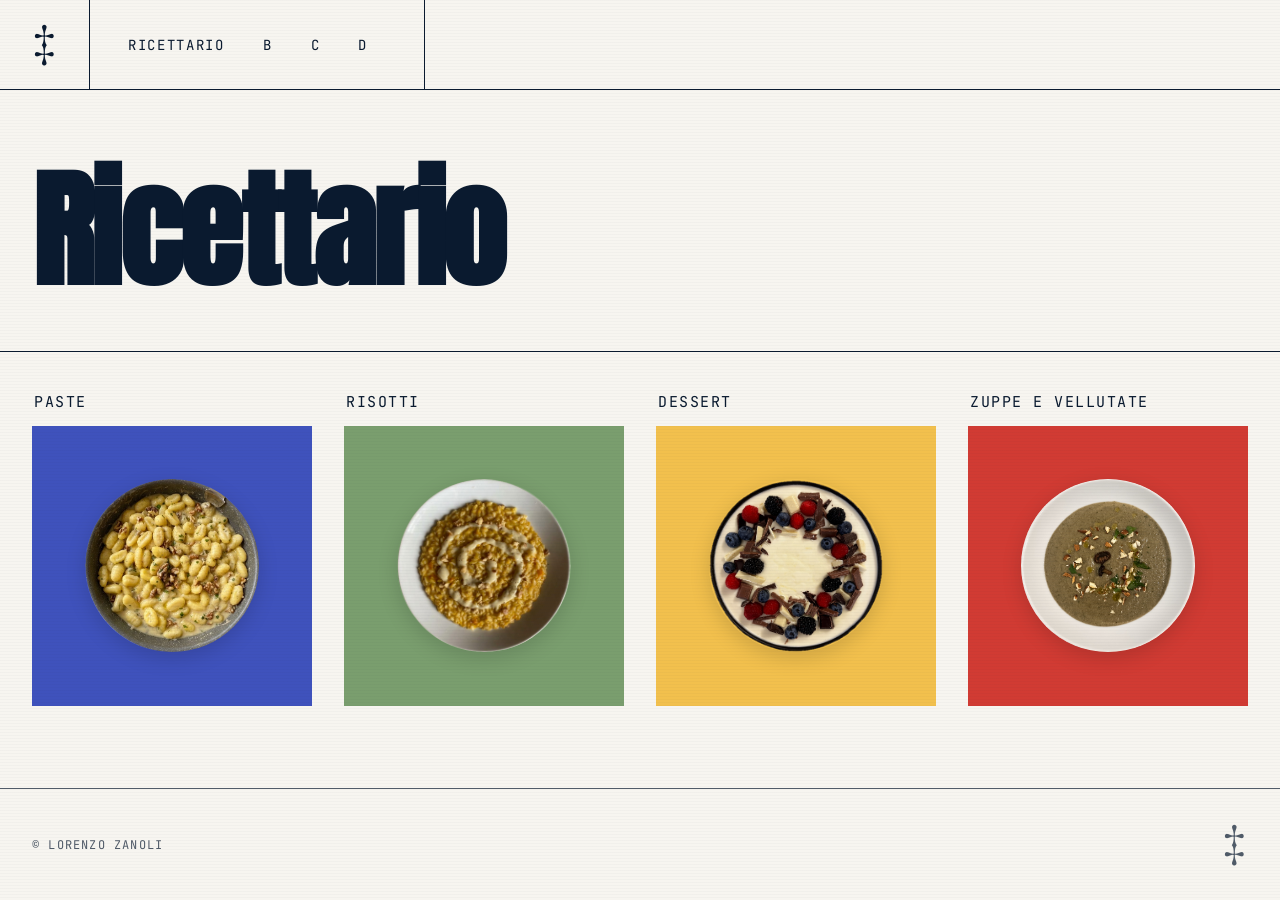
<file: cookbook/index.html>
<!DOCTYPE html>
<html lang="it">
<head>
  <meta charset="UTF-8" />
  <meta name="viewport" content="width=device-width, initial-scale=1.0" />
  <title>Ricettario</title>
  <meta name="author" content="Lorenzo Zanoli" />
  <meta name="description" content="Ricettario" />

  <link rel="icon" href="data:image/svg+xml,<svg xmlns='http://www.w3.org/2000/svg' viewBox='0 0 100 100'><text y='.9em' font-size='90' font-family='serif'>†</text></svg>">

  <link rel="preconnect" href="https://fonts.googleapis.com">
  <link rel="preconnect" href="https://fonts.gstatic.com" crossorigin>
  <link href="https://fonts.googleapis.com/css2?family=Anton&family=Oswald:wght@400;700&family=JetBrains+Mono:wght@400;700&family=STIX+Two+Text&display=swap" rel="stylesheet">
  <link rel="stylesheet" href="style.css" />
</head>

<body>
  <div class="card">

    <header>
      <div class="logo-box">
        <span class="logo-symbol">&#8225;</span>
      </div>
      <nav class="header-nav">
        <a href="index.html" class="nav-link"><span class="nav-arrow">▶</span><span class="nav-label">Ricettario</span></a>
        <a href="#" class="nav-link"><span class="nav-arrow">▶</span><span class="nav-label">B</span></a>
        <a href="#" class="nav-link"><span class="nav-arrow">▶</span><span class="nav-label">C</span></a>
        <a href="#" class="nav-link"><span class="nav-arrow">▶</span><span class="nav-label">D</span></a>
        <span class="nav-divider"></span>
      </nav>
    </header>

    <section class="hero">
      <h1 class="hero-title">Ricettario</h1>
    </section>

    <section class="carousel">
      <div class="carousel-track">

        <a href="#" class="card-cat">
          <span class="cat-title"><span class="cat-arrow">▶</span>Paste</span>
          <div class="cat-image bg-blue"><span class="plate plate-primi"></span></div>
        </a>

        <a href="#" class="card-cat">
          <span class="cat-title"><span class="cat-arrow">▶</span>Risotti</span>
          <div class="cat-image bg-green"><span class="plate plate-risotto"></span></div>
        </a>

        <a href="categories/dessert.html" class="card-cat">
          <span class="cat-title"><span class="cat-arrow">▶</span>Dessert</span>
          <div class="cat-image bg-yellow"><span class="plate plate-dolci"></span></div>
        </a>

        <a href="#" class="card-cat">
          <span class="cat-title"><span class="cat-arrow">▶</span>Zuppe e Vellutate</span>
          <div class="cat-image bg-red"><span class="plate plate-zuppe"></span></div>
        </a>

        <a href="#" class="card-cat">
          <span class="cat-title"><span class="cat-arrow">▶</span>Pesce</span>
          <div class="cat-image bg-teal"><span class="plate plate-pesce"></span></div>
        </a>

        <a href="#" class="card-cat">
          <span class="cat-title"><span class="cat-arrow">▶</span>Asiatico</span>
          <div class="cat-image bg-purple"><span class="plate plate-asiatico"></span></div>
        </a>

      </div>
    </section>

    <footer class="footer">
      <span>© Lorenzo Zanoli</span>
      <span class="logo-symbol">&#8225;</span>
    </footer>

  </div>
</body>
</html>
</file>
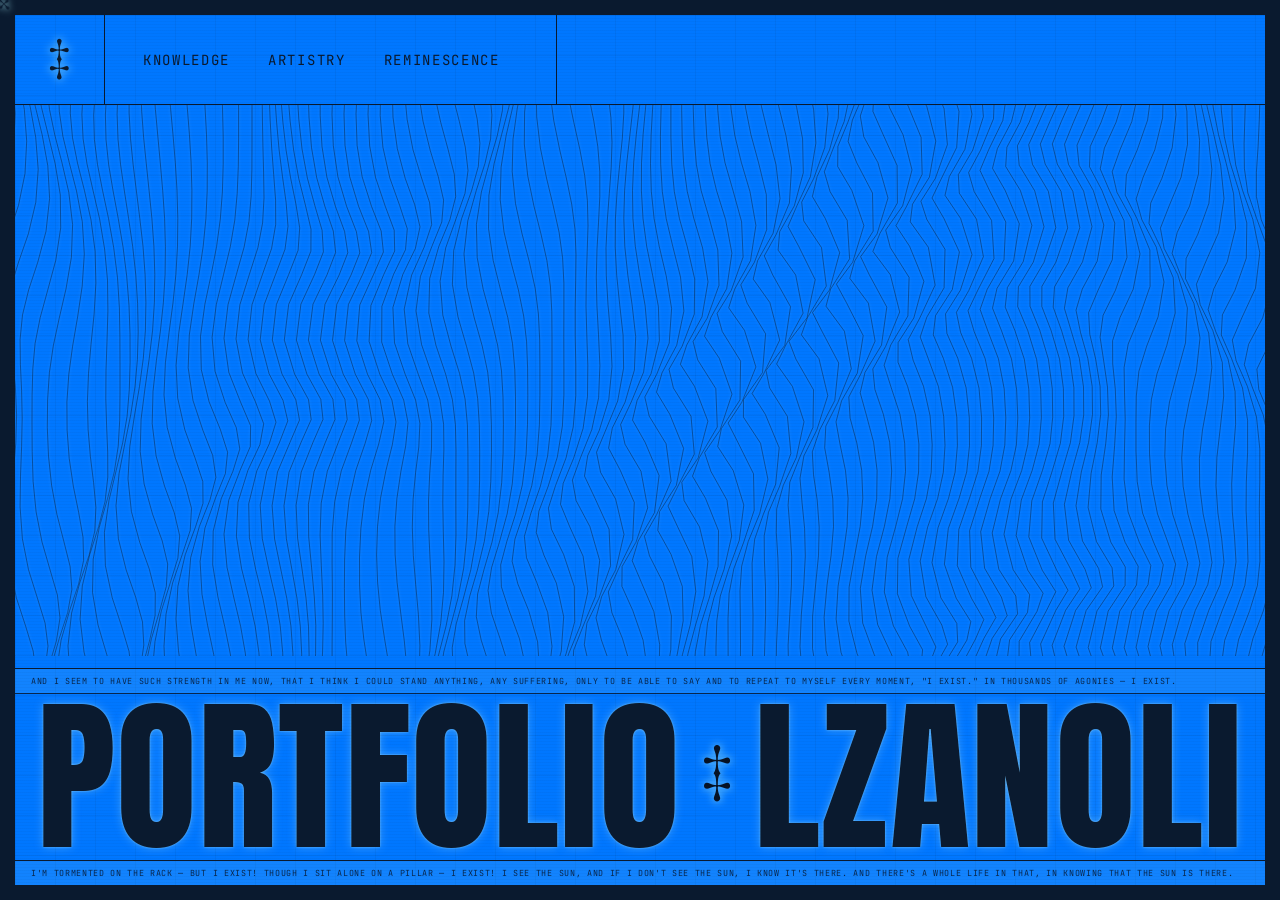
<file: home/index.html>
<!DOCTYPE html>
<html lang="it">
<head>
  <meta charset="UTF-8" />
  <meta name="viewport" content="width=device-width, initial-scale=1.0" />
  <title>Lorenzo Zanoli — Portfolio</title>
  <meta name="author" content="Lorenzo Zanoli" />
  <meta name="description" content="Creative developer portfolio — Lorenzo Zanoli" />

  <!-- Favicon inline (†) -->
  <link rel="icon" href="data:image/svg+xml,<svg xmlns='http://www.w3.org/2000/svg' viewBox='0 0 100 100'><text y='.9em' font-size='90' font-family='serif'>†</text></svg>">

  <link rel="preconnect" href="https://fonts.googleapis.com">
  <link rel="preconnect" href="https://fonts.gstatic.com" crossorigin>
  <link href="https://fonts.googleapis.com/css2?family=Anton&family=Oswald:wght@400;700&family=JetBrains+Mono:wght@400;700&family=STIX+Two+Text&display=swap" rel="stylesheet">
  <link rel="stylesheet" href="style.css" />
</head>

<body>

  <div class="card">

    <!-- HEADER -->
    <header>
      <div class="logo-box">
        <span class="logo-symbol">&#8225;</span>
      </div>

      <nav class="header-nav">
        <a href="#" class="nav-link">
          <span class="nav-arrow">▶</span>
          <span class="nav-label">KNOWLEDGE</span>
        </a>
        <a href="#" class="nav-link">
          <span class="nav-arrow">▶</span>
          <span class="nav-label">ARTISTRY</span>
        </a>
        <a href="#" class="nav-link">
          <span class="nav-arrow">▶</span>
          <span class="nav-label">REMINESCENCE</span>
        </a>

        <!-- linea verticale di chiusura -->
        <span class="nav-divider"></span>
      </nav>
    </header>

    <!-- ONDE -->
    <section class="waves">
      <a-waves>
        <svg class="js-svg"></svg>
      </a-waves>
    </section>

    <!-- RIGA 1 — prima metà della citazione -->
    <div class="quote-line quote-top">
      And I seem to have such strength in me now, that I think I could stand anything, any suffering, only to be able to say and to repeat to myself every moment, "I exist." In thousands of agonies — I exist.
    </div>

    <!-- TITOLO -->
    <div class="title">
      <span>PORTFOLIO</span>
      <span class="star">&#8225;</span>
      <span>LZANOLI</span>
    </div>

    <!-- RIGA 2 — seconda metà della citazione -->
    <div class="quote-line quote-bottom">
      I'm tormented on the rack — but I exist! Though I sit alone on a pillar — I exist! I see the sun, and if I don't see the sun, I know it's there. And there's a whole life in that, in knowing that the sun is there.
    </div>

  </div>

  <!-- CURSORE PERSONALIZZATO († ruotato a nord-ovest) -->
  <div class="custom-cursor" aria-hidden="true">&#8224;</div>

  <script src="script.js"></script>
</body>
</html>
</file>
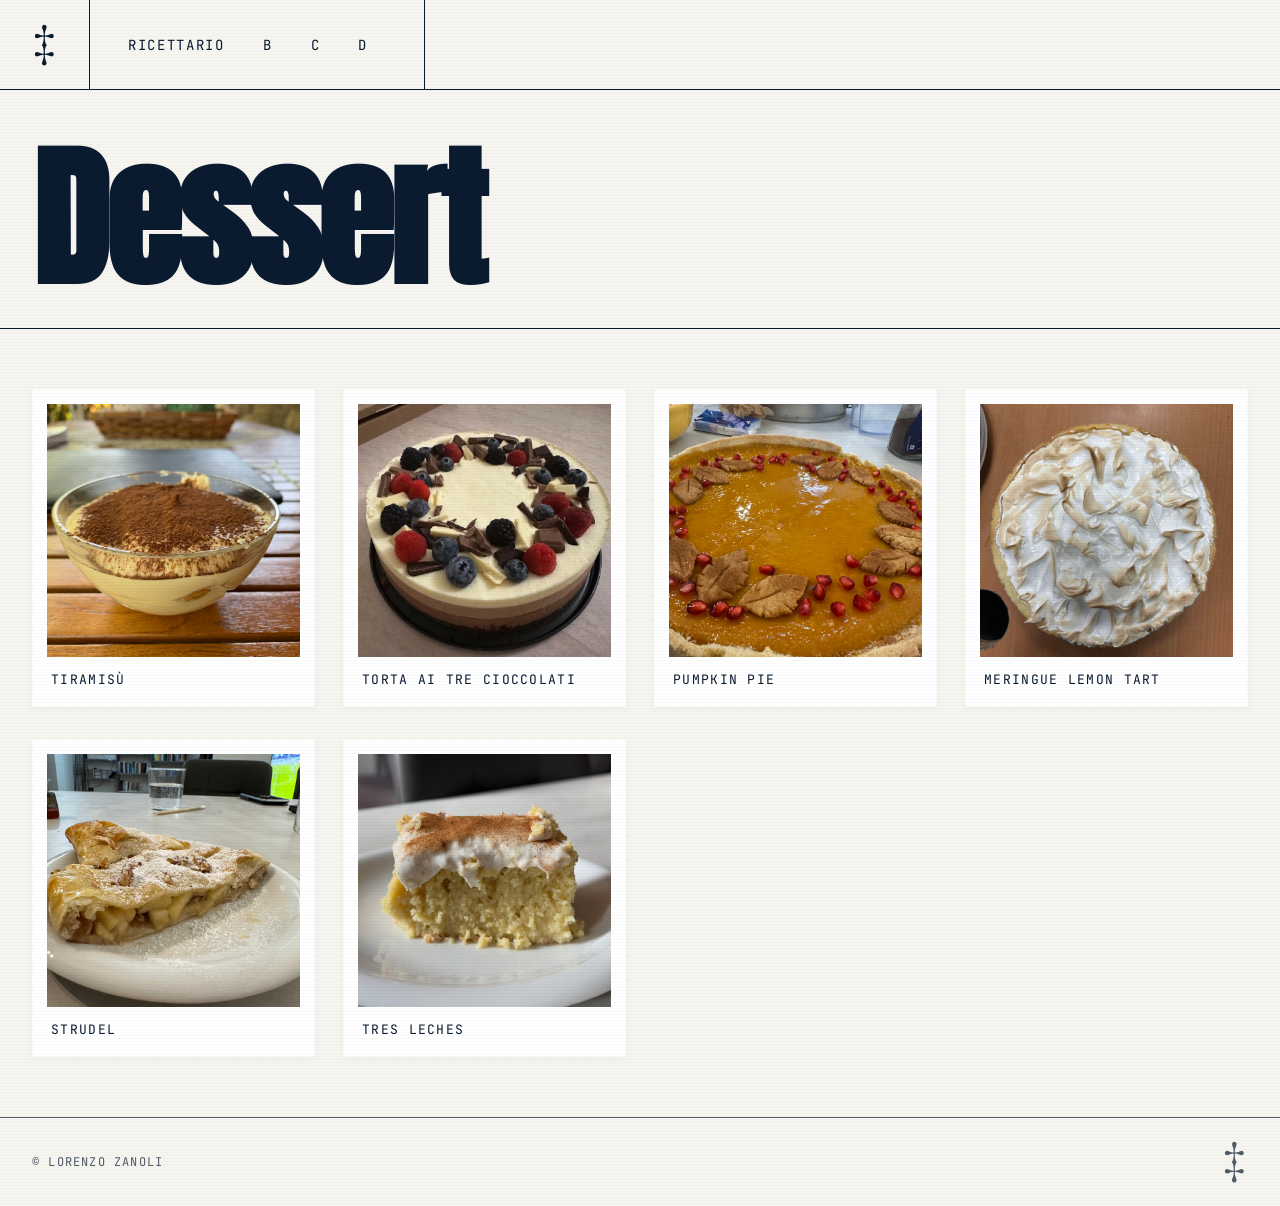
<file: recipes/dessert.html>
<!DOCTYPE html>
<html lang="it">
<head>
  <meta charset="UTF-8" />
  <meta name="viewport" content="width=device-width, initial-scale=1.0" />
  <title>Ricettario</title>
  <meta name="author" content="Lorenzo Zanoli" />
  <meta name="description" content="Ricettario" />

  <link rel="icon" href="data:image/svg+xml,<svg xmlns='http://www.w3.org/2000/svg' viewBox='0 0 100 100'><text y='.9em' font-size='90' font-family='serif'>†</text></svg>">

  <link rel="preconnect" href="https://fonts.googleapis.com">
  <link rel="preconnect" href="https://fonts.gstatic.com" crossorigin>
  <link href="https://fonts.googleapis.com/css2?family=Anton&family=Oswald:wght@400;700&family=JetBrains+Mono:wght@400;700&family=STIX+Two+Text&display=swap" rel="stylesheet">
  <link rel="stylesheet" href="recipes_style.css" />
</head>

<body>
  <div class="card">

    <header>
      <div class="logo-box">
        <span class="logo-symbol">&#8225;</span>
      </div>
      <nav class="header-nav">
        <a href="recipes.html" class="nav-link"><span class="nav-arrow">▶</span><span class="nav-label">Ricettario</span></a>
        <a href="#" class="nav-link"><span class="nav-arrow">▶</span><span class="nav-label">B</span></a>
        <a href="#" class="nav-link"><span class="nav-arrow">▶</span><span class="nav-label">C</span></a>
        <a href="#" class="nav-link"><span class="nav-arrow">▶</span><span class="nav-label">D</span></a>
        <span class="nav-divider"></span>
      </nav>
    </header>

    <section class="hero">
      <h1 class="hero-title">Dessert</h1>
    </section>

    <section class="griglia">
        <article class="ricetta">
            <a href="dessert/tiramisu.html" class="ricetta-img">
            <img src="images/dessert/tiramisu.jpeg" alt="Tiramisù">
            </a>
            <a href="dessert/tiramisu.html" class="ricetta-titolo">Tiramisù</a>
        </article>

        <article class="ricetta">
            <a href="dessert/tre-cioccolati.html" class="ricetta-img">
            <img src="images/dessert/tre-cioccolati.jpeg" alt="Tre cioccolati">
            </a>
            <a href="dessert/tre-cioccolati.html" class="ricetta-titolo">Torta ai Tre Cioccolati</a>
        </article>

        <article class="ricetta">
            <a href="dessert/pumpkin-pie.html" class="ricetta-img">
            <img src="images/dessert/pumpkin-pie.jpeg" alt="Pumpkin Pie">
            </a>
            <a href="dessert/pumpkin-pie.html" class="ricetta-titolo">Pumpkin Pie</a>
        </article>

        <article class="ricetta">
            <a href="dessert/meringue-lemon-tart.html" class="ricetta-img">
            <img src="images/dessert/meringue-lemon-tart.jpeg" alt="Meringue Lemon Tart">
            </a>
            <a href="dessert/meringue-lemon-tart.html" class="ricetta-titolo">Meringue Lemon Tart</a>
        </article>

        <article class="ricetta">
            <a href="dessert/strudel.html" class="ricetta-img">
            <img src="images/dessert/strudel.jpeg" alt="Strudel">
            </a>
            <a href="dessert/strudel.html" class="ricetta-titolo">Strudel</a>
        </article>

        <article class="ricetta">
            <a href="dessert/tres-leches.html" class="ricetta-img">
            <img src="images/dessert/tres-leches.jpeg" alt="Tres Leches">
            </a>
            <a href="dessert/tres-leches.html" class="ricetta-titolo">Tres Leches</a>
        </article>
    </section>

    

    <footer class="footer">
      <span>© Lorenzo Zanoli</span>
      <span class="logo-symbol">&#8225;</span>
    </footer>

  </div>
</body>
</html>
</file>
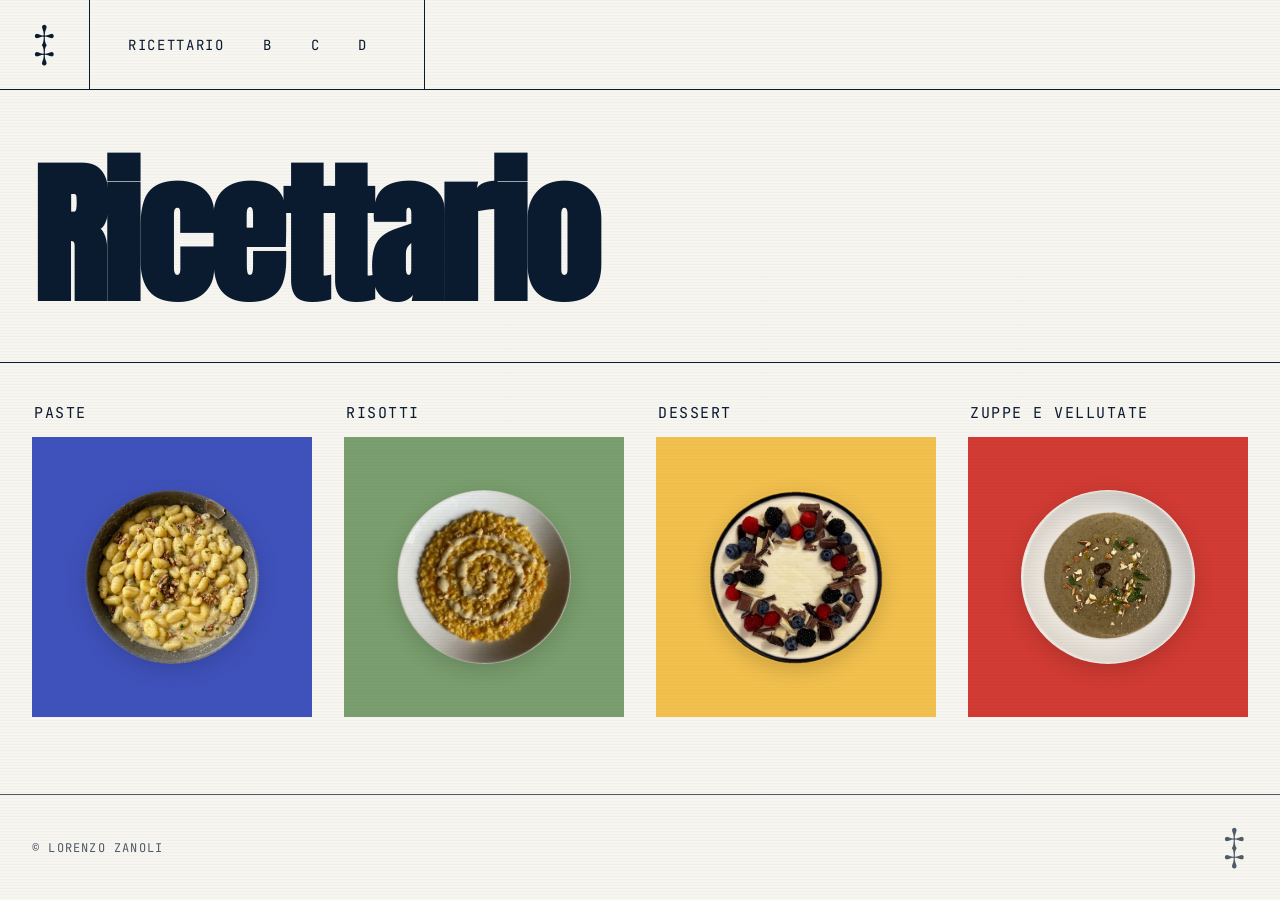
<file: recipes/recipes.html>
<!DOCTYPE html>
<html lang="it">
<head>
  <meta charset="UTF-8" />
  <meta name="viewport" content="width=device-width, initial-scale=1.0" />
  <title>Ricettario</title>
  <meta name="author" content="Lorenzo Zanoli" />
  <meta name="description" content="Ricettario" />

  <link rel="icon" href="data:image/svg+xml,<svg xmlns='http://www.w3.org/2000/svg' viewBox='0 0 100 100'><text y='.9em' font-size='90' font-family='serif'>†</text></svg>">

  <link rel="preconnect" href="https://fonts.googleapis.com">
  <link rel="preconnect" href="https://fonts.gstatic.com" crossorigin>
  <link href="https://fonts.googleapis.com/css2?family=Anton&family=Oswald:wght@400;700&family=JetBrains+Mono:wght@400;700&family=STIX+Two+Text&display=swap" rel="stylesheet">
  <link rel="stylesheet" href="recipes_style.css" />
</head>

<body>
  <div class="card">

    <header>
      <div class="logo-box">
        <span class="logo-symbol">&#8225;</span>
      </div>
      <nav class="header-nav">
        <a href="recipes.html" class="nav-link"><span class="nav-arrow">▶</span><span class="nav-label">Ricettario</span></a>
        <a href="#" class="nav-link"><span class="nav-arrow">▶</span><span class="nav-label">B</span></a>
        <a href="#" class="nav-link"><span class="nav-arrow">▶</span><span class="nav-label">C</span></a>
        <a href="#" class="nav-link"><span class="nav-arrow">▶</span><span class="nav-label">D</span></a>
        <span class="nav-divider"></span>
      </nav>
    </header>

    <section class="hero">
      <h1 class="hero-title">Ricettario</h1>
    </section>

    <section class="carousel">
      <div class="carousel-track">

        <a href="#" class="card-cat">
          <span class="cat-title"><span class="cat-arrow">▶</span>Paste</span>
          <div class="cat-image bg-blue"><span class="plate plate-primi"></span></div>
        </a>

        <a href="#" class="card-cat">
          <span class="cat-title"><span class="cat-arrow">▶</span>Risotti</span>
          <div class="cat-image bg-green"><span class="plate plate-risotto"></span></div>
        </a>

        <a href="dessert.html" class="card-cat">
          <span class="cat-title"><span class="cat-arrow">▶</span>Dessert</span>
          <div class="cat-image bg-yellow"><span class="plate plate-dolci"></span></div>
        </a>

        <a href="#" class="card-cat">
          <span class="cat-title"><span class="cat-arrow">▶</span>Zuppe e Vellutate</span>
          <div class="cat-image bg-red"><span class="plate plate-zuppe"></span></div>
        </a>

        <a href="#" class="card-cat">
          <span class="cat-title"><span class="cat-arrow">▶</span>Pesce</span>
          <div class="cat-image bg-teal"><span class="plate plate-pesce"></span></div>
        </a>

        <a href="#" class="card-cat">
          <span class="cat-title"><span class="cat-arrow">▶</span>Asiatico</span>
          <div class="cat-image bg-purple"><span class="plate plate-asiatico"></span></div>
        </a>

      </div>
    </section>

    <footer class="footer">
      <span>© Lorenzo Zanoli</span>
      <span class="logo-symbol">&#8225;</span>
    </footer>

  </div>
</body>
</html>
</file>
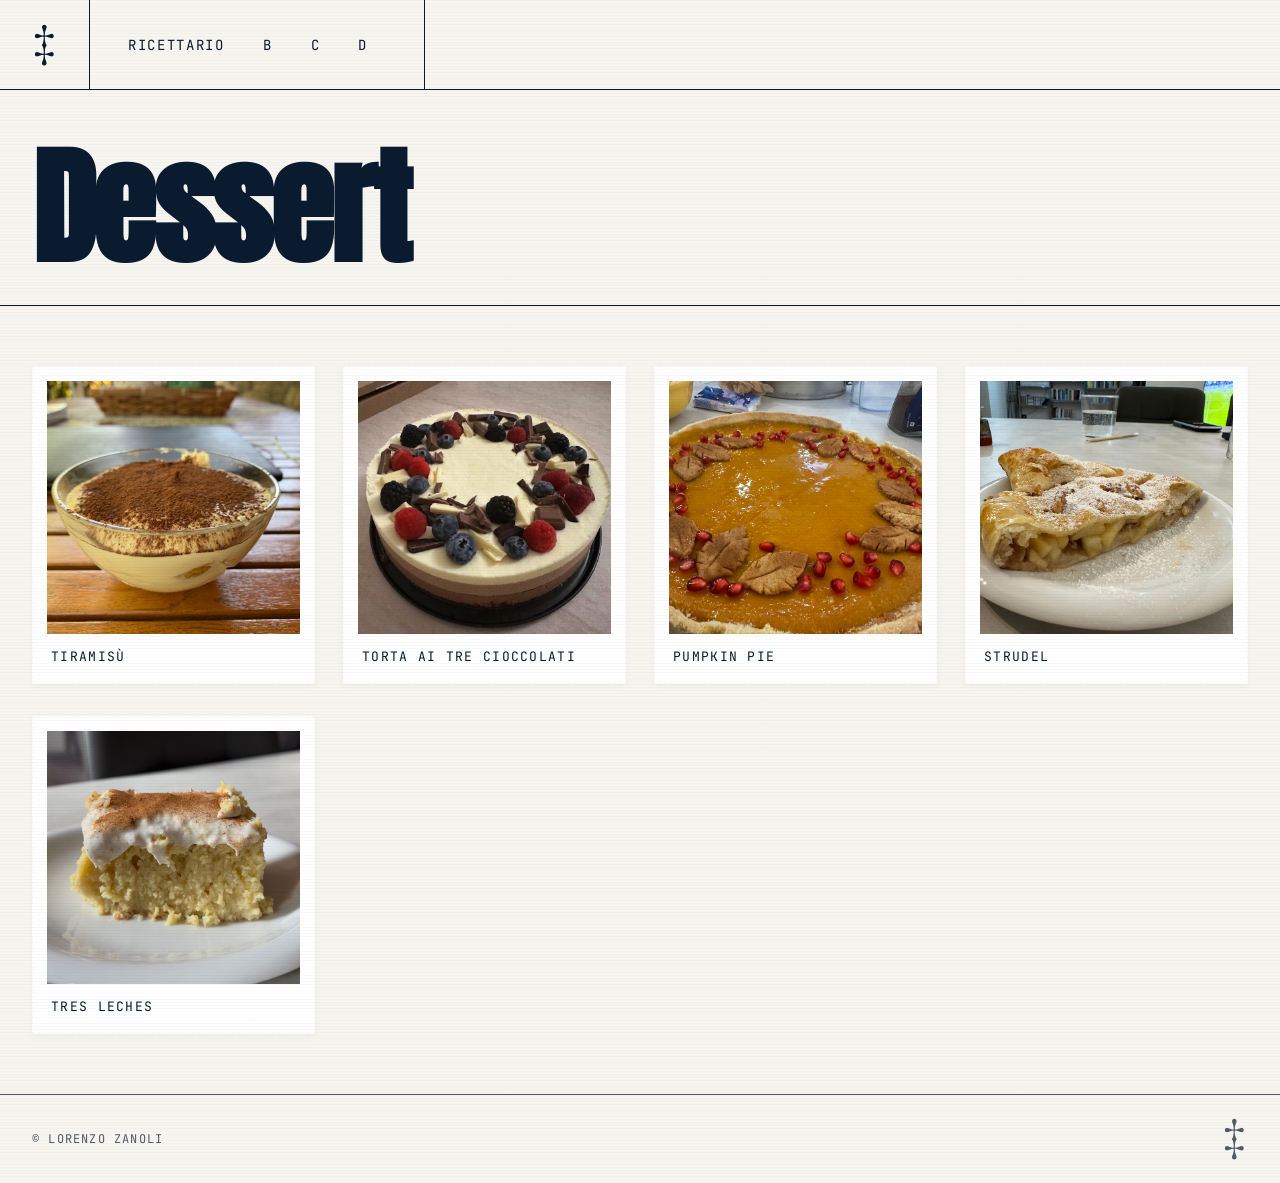
<file: cookbook/categories/dessert.html>
<!DOCTYPE html>
<html lang="it">
<head>
  <meta charset="UTF-8" />
  <meta name="viewport" content="width=device-width, initial-scale=1.0" />
  <title>Ricettario</title>
  <meta name="author" content="Lorenzo Zanoli" />
  <meta name="description" content="Ricettario" />

  <link rel="icon" href="data:image/svg+xml,<svg xmlns='http://www.w3.org/2000/svg' viewBox='0 0 100 100'><text y='.9em' font-size='90' font-family='serif'>†</text></svg>">

  <link rel="preconnect" href="https://fonts.googleapis.com">
  <link rel="preconnect" href="https://fonts.gstatic.com" crossorigin>
  <link href="https://fonts.googleapis.com/css2?family=Anton&family=Oswald:wght@400;700&family=JetBrains+Mono:wght@400;700&family=STIX+Two+Text&display=swap" rel="stylesheet">
  <link rel="stylesheet" href="../style.css" />
</head>

<body>
  <div class="card">

    <header>
      <div class="logo-box">
        <span class="logo-symbol">&#8225;</span>
      </div>
      <nav class="header-nav">
        <a href="../index.html" class="nav-link"><span class="nav-arrow">▶</span><span class="nav-label">Ricettario</span></a>
        <a href="#" class="nav-link"><span class="nav-arrow">▶</span><span class="nav-label">B</span></a>
        <a href="#" class="nav-link"><span class="nav-arrow">▶</span><span class="nav-label">C</span></a>
        <a href="#" class="nav-link"><span class="nav-arrow">▶</span><span class="nav-label">D</span></a>
        <span class="nav-divider"></span>
      </nav>
    </header>

    <section class="hero">
      <h1 class="hero-title">Dessert</h1>
    </section>

    <section class="griglia">
        <article class="ricetta">
            <a href="dessert/tiramisu.html" class="ricetta-img">
            <img src="../images/dessert/tiramisu.jpeg" alt="Tiramisù">
            </a>
            <a href="dessert/tiramisu.html" class="ricetta-titolo">Tiramisù</a>
        </article>

        <article class="ricetta">
            <a href="dessert/tre-cioccolati.html" class="ricetta-img">
            <img src="../images/dessert/tre-cioccolati.jpeg" alt="Tre cioccolati">
            </a>
            <a href="dessert/tre-cioccolati.html" class="ricetta-titolo">Torta ai Tre Cioccolati</a>
        </article>

        <article class="ricetta">
            <a href="dessert/pumpkin-pie.html" class="ricetta-img">
            <img src="../images/dessert/pumpkin-pie.jpeg" alt="Pumpkin Pie">
            </a>
            <a href="dessert/pumpkin-pie.html" class="ricetta-titolo">Pumpkin Pie</a>
        </article>

        <article class="ricetta">
            <a href="dessert/strudel.html" class="ricetta-img">
            <img src="../images/dessert/strudel.jpeg" alt="Strudel">
            </a>
            <a href="dessert/strudel.html" class="ricetta-titolo">Strudel</a>
        </article>

        <article class="ricetta">
            <a href="dessert/tres-leches.html" class="ricetta-img">
            <img src="../images/dessert/tres-leches.jpeg" alt="Tres Leches">
            </a>
            <a href="../dessert/tres-leches.html" class="ricetta-titolo">Tres Leches</a>
        </article>
    </section>

    

    <footer class="footer">
      <span>© Lorenzo Zanoli</span>
      <span class="logo-symbol">&#8225;</span>
    </footer>

  </div>
</body>
</html>
</file>
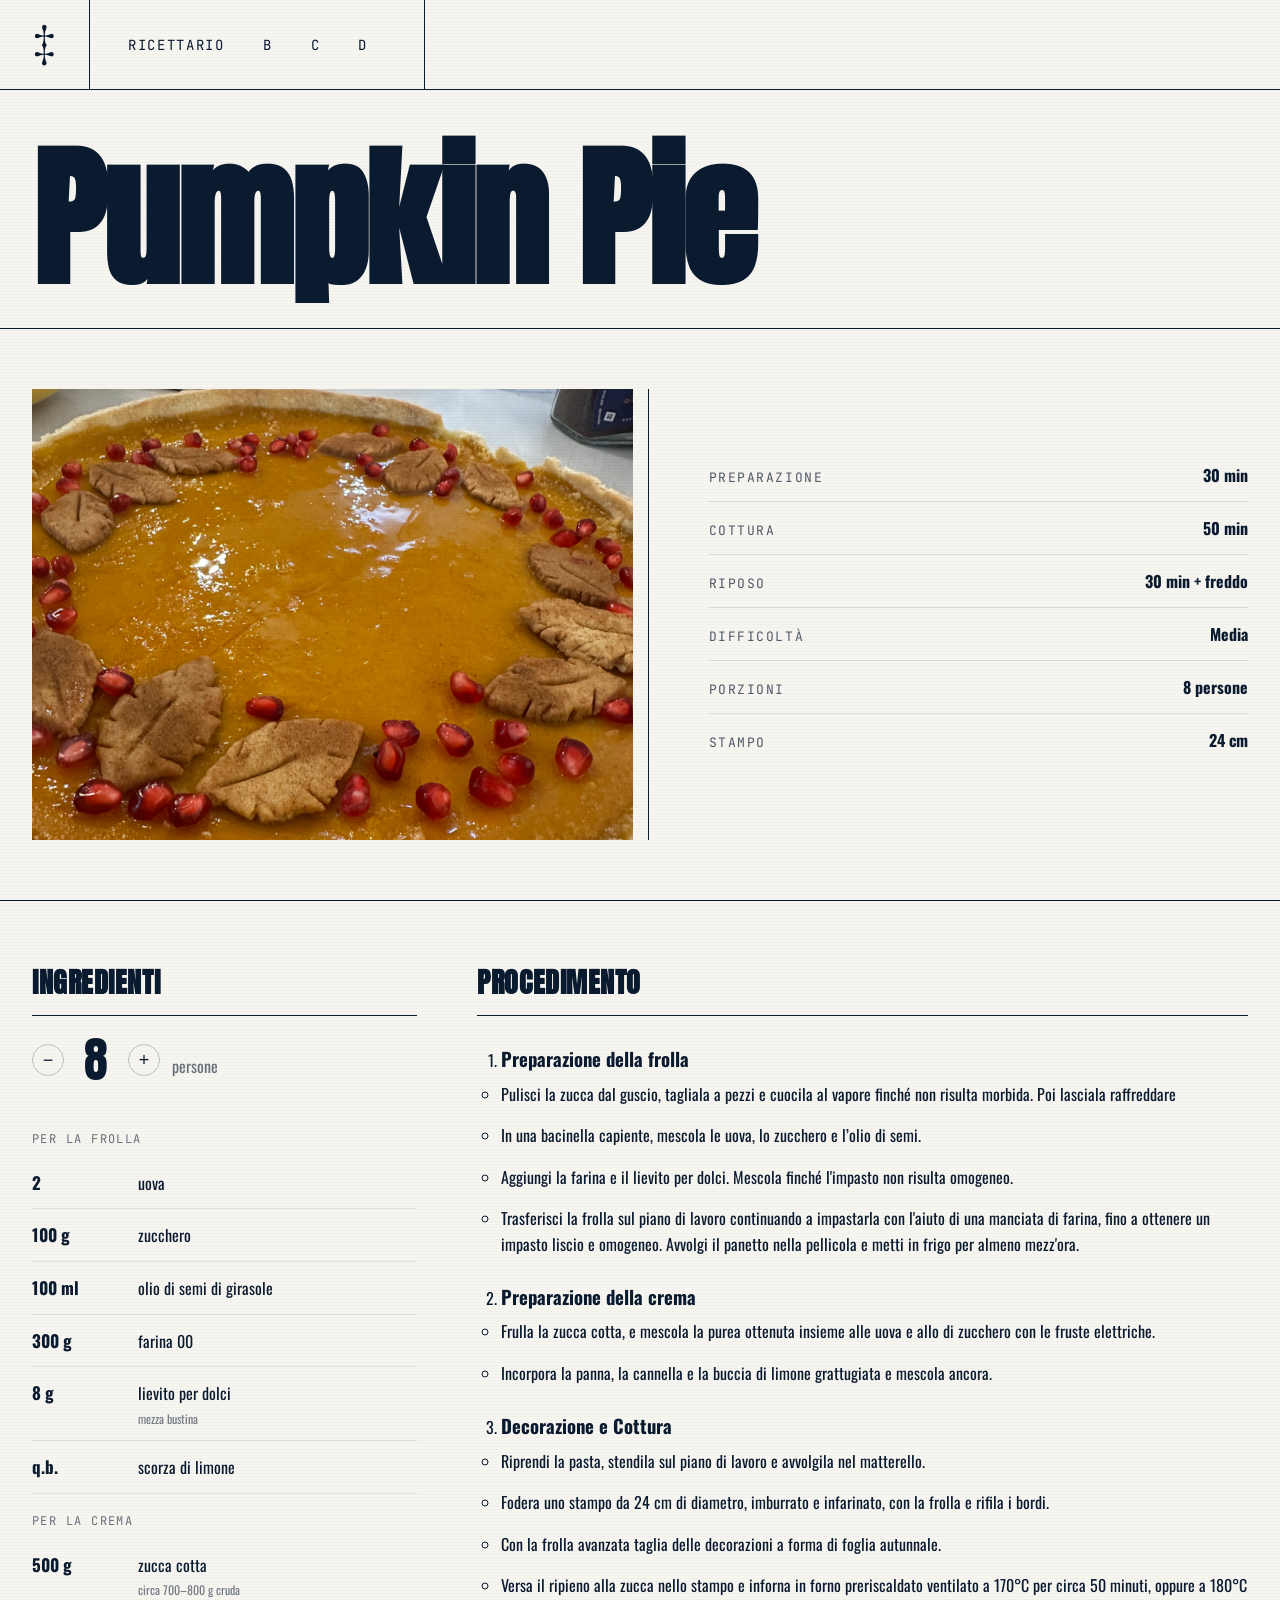
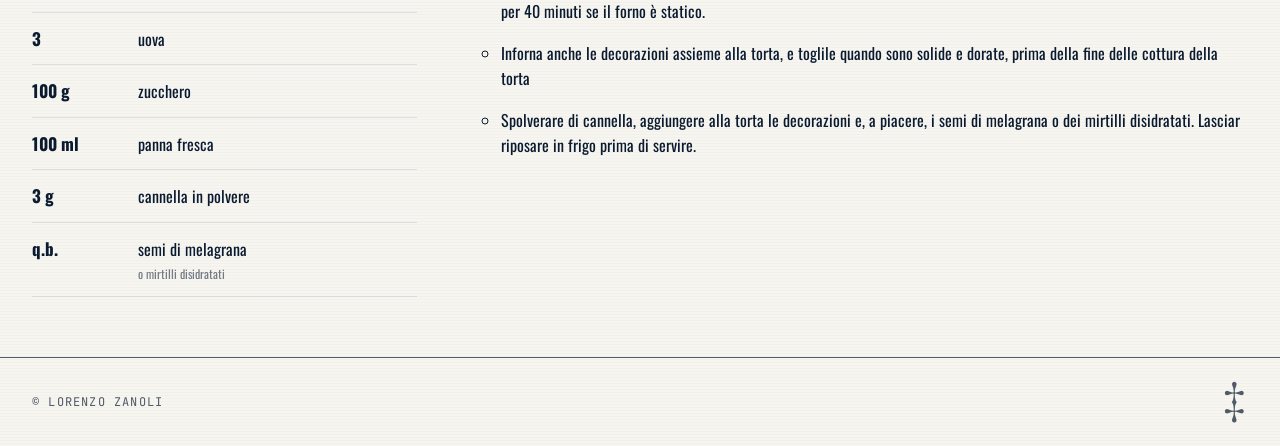
<file: recipes/dessert/pumpkin-pie.html>
<!DOCTYPE html>
<html lang="it">
<head>
  <meta charset="UTF-8" />
  <meta name="viewport" content="width=device-width, initial-scale=1.0" />
  <title>Ricettario</title>
  <meta name="author" content="Lorenzo Zanoli" />
  <meta name="description" content="Ricettario" />

  <link rel="icon" href="data:image/svg+xml,<svg xmlns='http://www.w3.org/2000/svg' viewBox='0 0 100 100'><text y='.9em' font-size='90' font-family='serif'>†</text></svg>">

  <link rel="preconnect" href="https://fonts.googleapis.com">
  <link rel="preconnect" href="https://fonts.gstatic.com" crossorigin>
  <link href="https://fonts.googleapis.com/css2?family=Anton&family=Oswald:wght@400;700&family=JetBrains+Mono:wght@400;700&family=STIX+Two+Text&display=swap" rel="stylesheet">
  <link rel="stylesheet" href="../recipes_style.css" />
</head>

<body>
  <div class="card">

    <header>
      <div class="logo-box">
        <span class="logo-symbol">&#8225;</span>
      </div>
      <nav class="header-nav">
        <a href="../recipes.html" class="nav-link"><span class="nav-arrow">▶</span><span class="nav-label">Ricettario</span></a>
        <a href="#" class="nav-link"><span class="nav-arrow">▶</span><span class="nav-label">B</span></a>
        <a href="#" class="nav-link"><span class="nav-arrow">▶</span><span class="nav-label">C</span></a>
        <a href="#" class="nav-link"><span class="nav-arrow">▶</span><span class="nav-label">D</span></a>
        <span class="nav-divider"></span>
      </nav>
    </header>

    <section class="hero">
      <h1 class="hero-title">Pumpkin Pie</h1>
    </section>

    <section class="ricetta-intro">

  <div class="ricetta-foto">
    <img src="../images/dessert/pumpkin-pie.jpeg" alt="Pumpkin Pie">
  </div>

  <div class="ricetta-specifiche">
    <dl class="specifiche-lista">
      <div class="specifica">
        <dt>Preparazione</dt>
        <dd>30 min</dd>
      </div>
      <div class="specifica">
        <dt>Cottura</dt>
        <dd>50 min</dd>
      </div>
      <div class="specifica">
        <dt>Riposo</dt>
        <dd>30 min + freddo</dd>
      </div>
      <div class="specifica">
        <dt>Difficoltà</dt>
        <dd>Media</dd>
      </div>
      <div class="specifica">
        <dt>Porzioni</dt>
        <dd>8 persone</dd>
      </div>
      <div class="specifica">
        <dt>Stampo</dt>
        <dd>24 cm</dd>
      </div>
    </dl>
  </div>

</section>

    <section class="ricetta-corpo">

      <div class="ingredienti">
        <h2 class="sezione-titolo">Ingredienti</h2>

        <div class="porzioni">
          <button type="button" class="porzioni-btn" data-azione="meno" aria-label="Diminuisci persone">−</button>
          <span class="porzioni-numero" id="persone">8</span>
          <button type="button" class="porzioni-btn" data-azione="piu" aria-label="Aumenta persone">+</button>
          <span class="porzioni-label">persone</span>
        </div>

        <ul class="lista-ingredienti" id="ingredienti">

          <li class="ing-gruppo">Per la frolla</li>

          <li class="ing">
            <span class="ing-qta" data-base="2" data-unita="">2</span>
            <span class="ing-nome">uova</span>
          </li>

          <li class="ing">
            <span class="ing-qta" data-base="100" data-unita="g">100 g</span>
            <span class="ing-nome">zucchero</span>
          </li>

          <li class="ing">
            <span class="ing-qta" data-base="100" data-unita="ml">100 ml</span>
            <span class="ing-nome">olio di semi di girasole</span>
          </li>

          <li class="ing">
            <span class="ing-qta" data-base="300" data-unita="g">300 g</span>
            <span class="ing-nome">farina 00</span>
          </li>

          <li class="ing">
            <span class="ing-qta" data-base="8" data-unita="g">8 g</span>
            <span class="ing-nome">lievito per dolci <span class="ing-nota">mezza bustina</span></span>
          </li>

          <li class="ing">
            <span class="ing-qta">q.b.</span>
            <span class="ing-nome">scorza di limone</span>
          </li>

          <li class="ing-gruppo">Per la crema</li>

          <li class="ing">
            <span class="ing-qta" data-base="500" data-unita="g">500 g</span>
            <span class="ing-nome">zucca cotta <span class="ing-nota">circa 700–800 g cruda</span></span>
          </li>

          <li class="ing">
            <span class="ing-qta" data-base="3" data-unita="">3</span>
            <span class="ing-nome">uova</span>
          </li>

          <li class="ing">
            <span class="ing-qta" data-base="100" data-unita="g">100 g</span>
            <span class="ing-nome">zucchero</span>
          </li>

          <li class="ing">
            <span class="ing-qta" data-base="100" data-unita="ml">100 ml</span>
            <span class="ing-nome">panna fresca</span>
          </li>

          <li class="ing">
            <span class="ing-qta" data-base="3" data-unita="g">3 g</span>
            <span class="ing-nome">cannella in polvere</span>
          </li>

           <li class="ing">
            <span class="ing-qta">q.b.</span>
            <span class="ing-nome">semi di melagrana<span class="ing-nota">o mirtilli disidratati</span></span></span>
          </li>

        </ul>
      </div>

      <div class="procedimento">
        <h2 class="sezione-titolo">Procedimento</h2>
        <ol class="lista-passi">
          <li class="fase">
            <h3 class="fase-titolo">Preparazione della frolla</h3>
            <ul class="lista-sotto">
              <li>Pulisci la zucca dal guscio, tagliala a pezzi e cuocila al vapore finché non risulta morbida. Poi lasciala raffreddare</li>
              <li> In una bacinella capiente, mescola le uova, lo zucchero e l’olio di semi.</li>
              <li>Aggiungi la farina e il lievito per dolci. Mescola finché l'impasto non risulta omogeneo.</li>
              <li>Trasferisci la frolla sul piano di lavoro continuando a impastarla con l'aiuto di una manciata di farina, fino a ottenere un impasto liscio e omogeneo. Avvolgi il panetto nella pellicola e metti in frigo per almeno mezz'ora.</li>
            </ul>
          </li>

          <li class="fase">
            <h3 class="fase-titolo">Preparazione della crema</h3>
            <ul class="lista-sotto">
              <li>Frulla la zucca cotta, e mescola la purea ottenuta insieme alle uova e allo di zucchero con le fruste elettriche.</li>
              <li>Incorpora la panna, la cannella e la buccia di limone grattugiata e mescola ancora.</li>
            </ul>
          </li>

          <li class="fase">
            <h3 class="fase-titolo">Decorazione e Cottura</h3>
            <ul class="lista-sotto">
              <li>Riprendi la pasta, stendila sul piano di lavoro e avvolgila nel matterello.</li>
              <li>Fodera uno stampo da 24 cm di diametro, imburrato e infarinato, con la frolla e rifila i bordi.</li>
              <li>Con la frolla avanzata taglia delle decorazioni a forma di foglia autunnale.</li>
              <li>Versa il ripieno alla zucca nello stampo e inforna in forno preriscaldato ventilato a 170°C per circa 50 minuti, oppure a 180°C per 40 minuti se il forno è statico.</li>
              <li>Inforna anche le decorazioni assieme alla torta, e toglile quando sono solide e dorate, prima della fine delle cottura della torta</li>
              <li>Spolverare di cannella, aggiungere alla torta le decorazioni e, a piacere, i semi di melagrana o dei mirtilli disidratati. Lasciar riposare in frigo prima di servire.</li>
            </ul>
          </li>

        </ol>
      </div>

    </section>

    <footer class="footer">
      <span>© Lorenzo Zanoli</span>
      <span class="logo-symbol">&#8225;</span>
    </footer>

  </div>

  <script src="../script.js"></script>
</body>
</html>
</file>
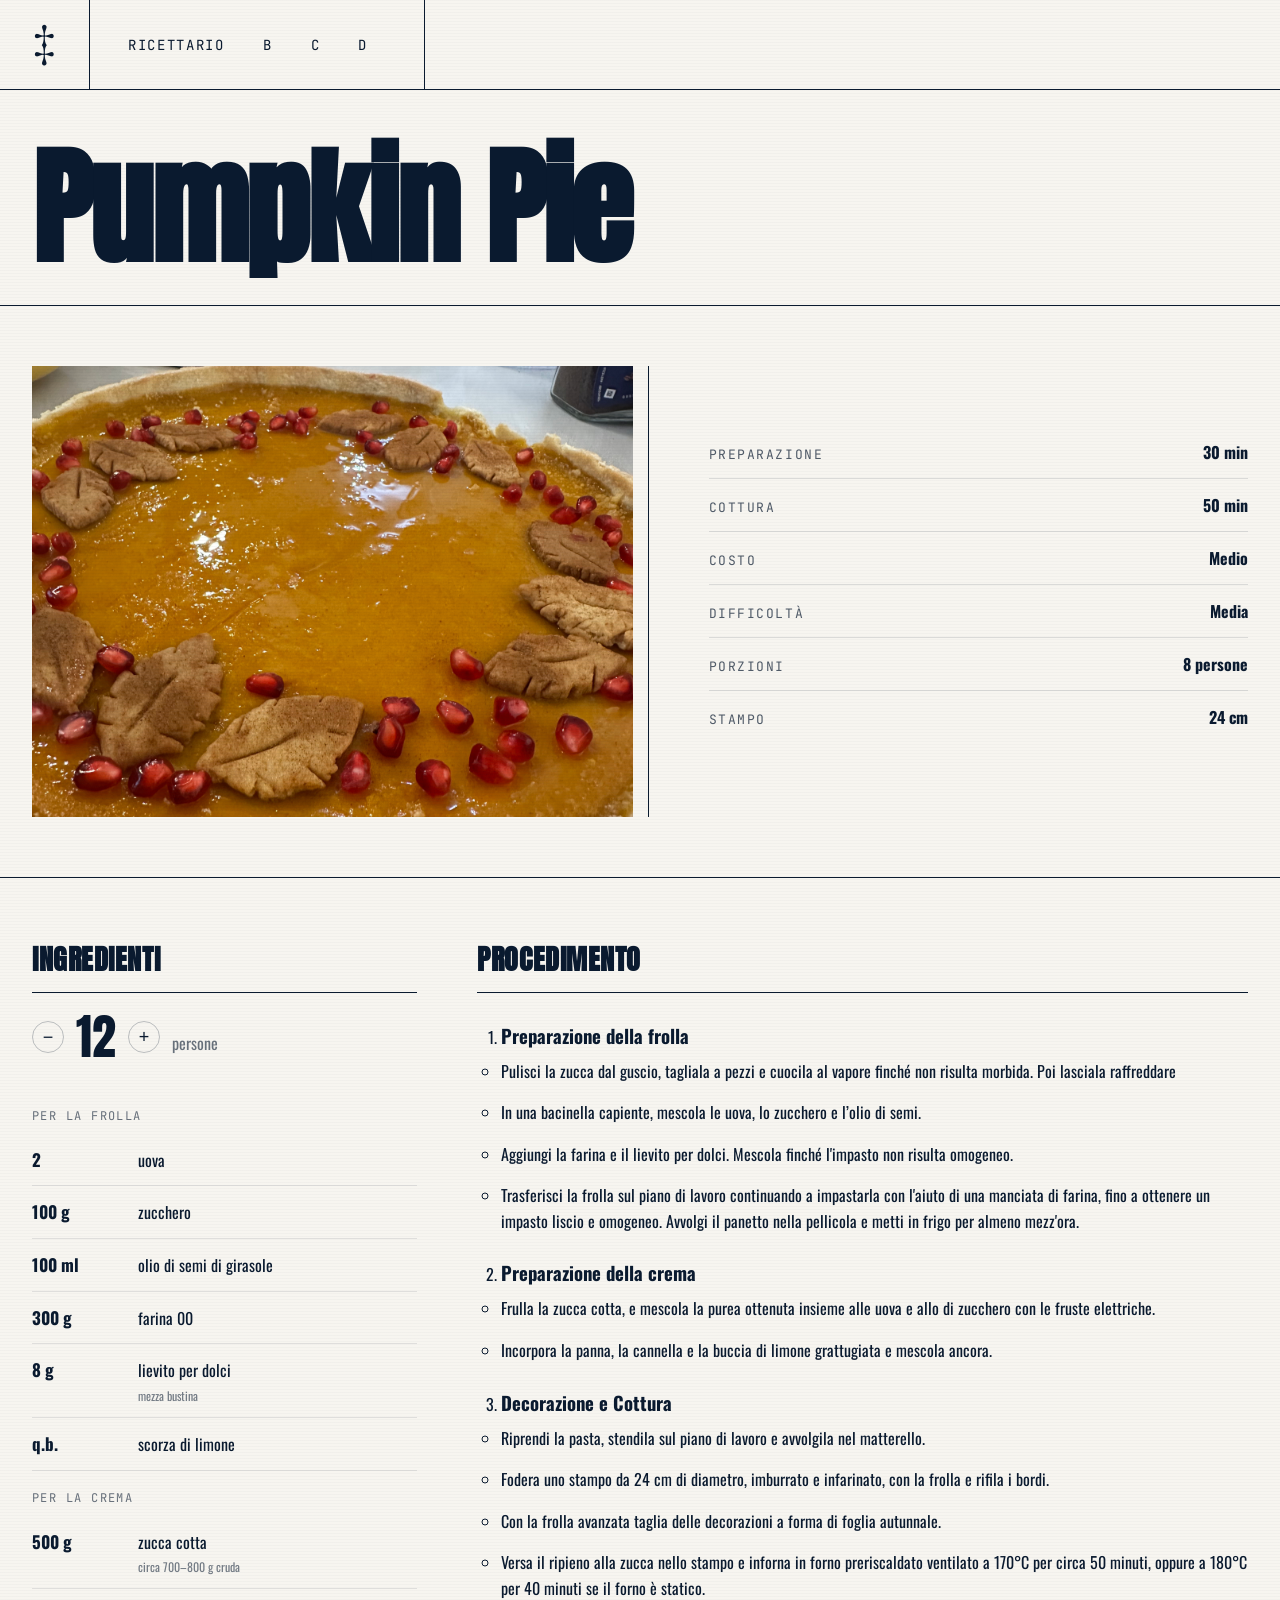
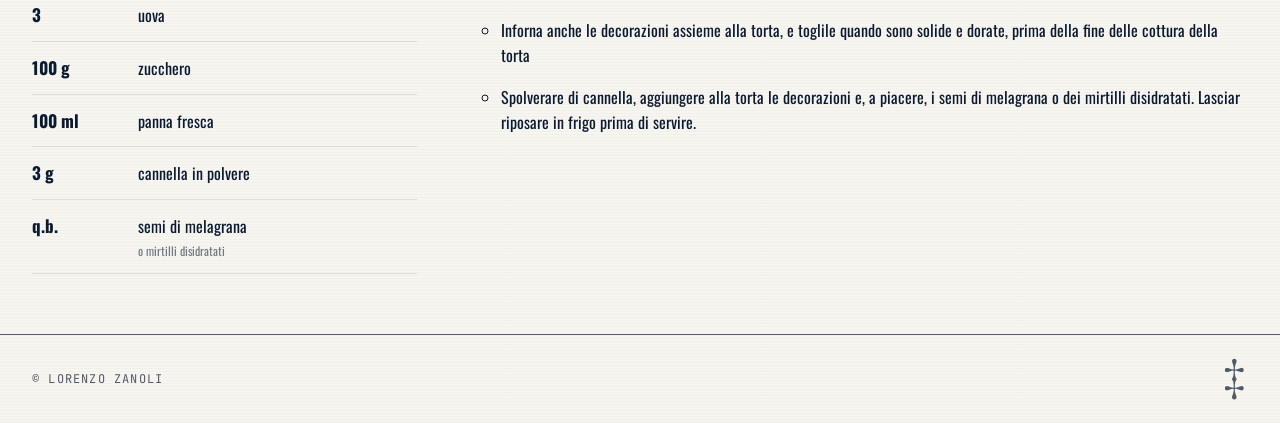
<file: cookbook/categories/dessert/pumpkin-pie.html>
<!DOCTYPE html>
<html lang="it">
<head>
  <meta charset="UTF-8" />
  <meta name="viewport" content="width=device-width, initial-scale=1.0" />
  <title>Ricettario</title>
  <meta name="author" content="Lorenzo Zanoli" />
  <meta name="description" content="Ricettario" />

  <link rel="icon" href="data:image/svg+xml,<svg xmlns='http://www.w3.org/2000/svg' viewBox='0 0 100 100'><text y='.9em' font-size='90' font-family='serif'>†</text></svg>">

  <link rel="preconnect" href="https://fonts.googleapis.com">
  <link rel="preconnect" href="https://fonts.gstatic.com" crossorigin>
  <link href="https://fonts.googleapis.com/css2?family=Anton&family=Oswald:wght@400;700&family=JetBrains+Mono:wght@400;700&family=STIX+Two+Text&display=swap" rel="stylesheet">
  <link rel="stylesheet" href="../../style.css" />
</head>

<body>
  <div class="card">

    <header>
      <div class="logo-box">
        <span class="logo-symbol">&#8225;</span>
      </div>
      <nav class="header-nav">
        <a href="../../index.html" class="nav-link"><span class="nav-arrow">▶</span><span class="nav-label">Ricettario</span></a>
        <a href="#" class="nav-link"><span class="nav-arrow">▶</span><span class="nav-label">B</span></a>
        <a href="#" class="nav-link"><span class="nav-arrow">▶</span><span class="nav-label">C</span></a>
        <a href="#" class="nav-link"><span class="nav-arrow">▶</span><span class="nav-label">D</span></a>
        <span class="nav-divider"></span>
      </nav>
    </header>

    <section class="hero">
      <h1 class="hero-title">Pumpkin Pie</h1>
    </section>

    <section class="ricetta-intro">

  <div class="ricetta-foto">
    <img src="../../images/dessert/pumpkin-pie.jpeg" alt="Pumpkin Pie">
  </div>

  <div class="ricetta-specifiche">
    <dl class="specifiche-lista">
      <div class="specifica">
        <dt>Preparazione</dt>
        <dd>30 min</dd>
      </div>
      <div class="specifica">
        <dt>Cottura</dt>
        <dd>50 min</dd>
      </div>
      <div class="specifica">
        <dt>Costo</dt>
        <dd>Medio</dd>
      </div>
      <div class="specifica">
        <dt>Difficoltà</dt>
        <dd>Media</dd>
      </div>
      <div class="specifica">
        <dt>Porzioni</dt>
        <dd>8 persone</dd>
      </div>
      <div class="specifica">
        <dt>Stampo</dt>
        <dd>24 cm</dd>
      </div>
    </dl>
  </div>

</section>

    <section class="ricetta-corpo">

      <div class="ingredienti">
        <h2 class="sezione-titolo">Ingredienti</h2>

        <div class="porzioni">
          <button type="button" class="porzioni-btn" data-azione="meno" aria-label="Diminuisci persone">−</button>
          <span class="porzioni-numero" id="persone">12</span>
          <button type="button" class="porzioni-btn" data-azione="piu" aria-label="Aumenta persone">+</button>
          <span class="porzioni-label">persone</span>
        </div>

        <ul class="lista-ingredienti" id="ingredienti">

          <li class="ing-gruppo">Per la frolla</li>

          <li class="ing">
            <span class="ing-qta" data-base="2" data-unita="">2</span>
            <span class="ing-nome">uova</span>
          </li>

          <li class="ing">
            <span class="ing-qta" data-base="100" data-unita="g">100 g</span>
            <span class="ing-nome">zucchero</span>
          </li>

          <li class="ing">
            <span class="ing-qta" data-base="100" data-unita="ml">100 ml</span>
            <span class="ing-nome">olio di semi di girasole</span>
          </li>

          <li class="ing">
            <span class="ing-qta" data-base="300" data-unita="g">300 g</span>
            <span class="ing-nome">farina 00</span>
          </li>

          <li class="ing">
            <span class="ing-qta" data-base="8" data-unita="g">8 g</span>
            <span class="ing-nome">lievito per dolci <span class="ing-nota">mezza bustina</span></span>
          </li>

          <li class="ing">
            <span class="ing-qta">q.b.</span>
            <span class="ing-nome">scorza di limone</span>
          </li>

          <li class="ing-gruppo">Per la crema</li>

          <li class="ing">
            <span class="ing-qta" data-base="500" data-unita="g">500 g</span>
            <span class="ing-nome">zucca cotta <span class="ing-nota">circa 700–800 g cruda</span></span>
          </li>

          <li class="ing">
            <span class="ing-qta" data-base="3" data-unita="">3</span>
            <span class="ing-nome">uova</span>
          </li>

          <li class="ing">
            <span class="ing-qta" data-base="100" data-unita="g">100 g</span>
            <span class="ing-nome">zucchero</span>
          </li>

          <li class="ing">
            <span class="ing-qta" data-base="100" data-unita="ml">100 ml</span>
            <span class="ing-nome">panna fresca</span>
          </li>

          <li class="ing">
            <span class="ing-qta" data-base="3" data-unita="g">3 g</span>
            <span class="ing-nome">cannella in polvere</span>
          </li>

           <li class="ing">
            <span class="ing-qta">q.b.</span>
            <span class="ing-nome">semi di melagrana<span class="ing-nota">o mirtilli disidratati</span></span></span>
          </li>

        </ul>
      </div>

      <div class="procedimento">
        <h2 class="sezione-titolo">Procedimento</h2>
        <ol class="lista-passi">
          <li class="fase">
            <h3 class="fase-titolo">Preparazione della frolla</h3>
            <ul class="lista-sotto">
              <li>Pulisci la zucca dal guscio, tagliala a pezzi e cuocila al vapore finché non risulta morbida. Poi lasciala raffreddare</li>
              <li> In una bacinella capiente, mescola le uova, lo zucchero e l’olio di semi.</li>
              <li>Aggiungi la farina e il lievito per dolci. Mescola finché l'impasto non risulta omogeneo.</li>
              <li>Trasferisci la frolla sul piano di lavoro continuando a impastarla con l'aiuto di una manciata di farina, fino a ottenere un impasto liscio e omogeneo. Avvolgi il panetto nella pellicola e metti in frigo per almeno mezz'ora.</li>
            </ul>
          </li>

          <li class="fase">
            <h3 class="fase-titolo">Preparazione della crema</h3>
            <ul class="lista-sotto">
              <li>Frulla la zucca cotta, e mescola la purea ottenuta insieme alle uova e allo di zucchero con le fruste elettriche.</li>
              <li>Incorpora la panna, la cannella e la buccia di limone grattugiata e mescola ancora.</li>
            </ul>
          </li>

          <li class="fase">
            <h3 class="fase-titolo">Decorazione e Cottura</h3>
            <ul class="lista-sotto">
              <li>Riprendi la pasta, stendila sul piano di lavoro e avvolgila nel matterello.</li>
              <li>Fodera uno stampo da 24 cm di diametro, imburrato e infarinato, con la frolla e rifila i bordi.</li>
              <li>Con la frolla avanzata taglia delle decorazioni a forma di foglia autunnale.</li>
              <li>Versa il ripieno alla zucca nello stampo e inforna in forno preriscaldato ventilato a 170°C per circa 50 minuti, oppure a 180°C per 40 minuti se il forno è statico.</li>
              <li>Inforna anche le decorazioni assieme alla torta, e toglile quando sono solide e dorate, prima della fine delle cottura della torta</li>
              <li>Spolverare di cannella, aggiungere alla torta le decorazioni e, a piacere, i semi di melagrana o dei mirtilli disidratati. Lasciar riposare in frigo prima di servire.</li>
            </ul>
          </li>

        </ol>
      </div>

    </section>

    <footer class="footer">
      <span>© Lorenzo Zanoli</span>
      <span class="logo-symbol">&#8225;</span>
    </footer>

  </div>

  <script src="../../script.js"></script>
</body>
</html>
</file>
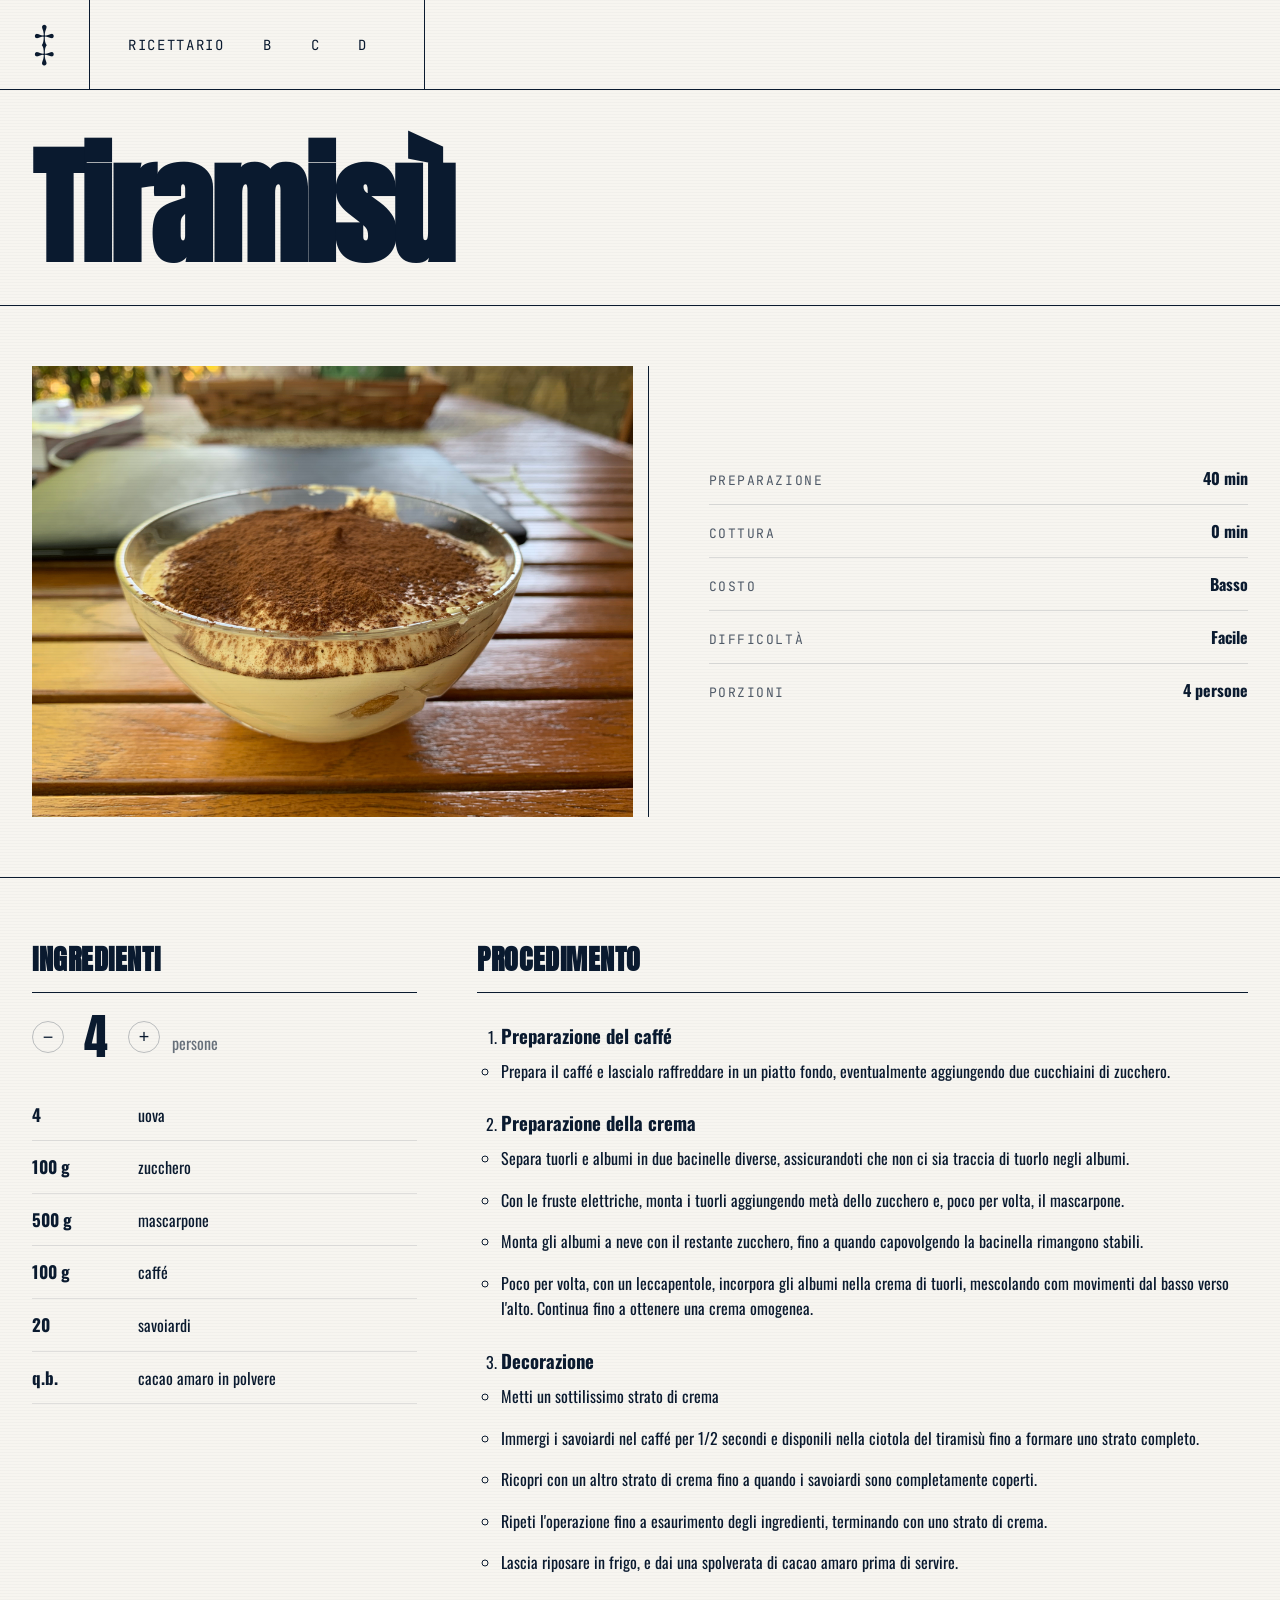
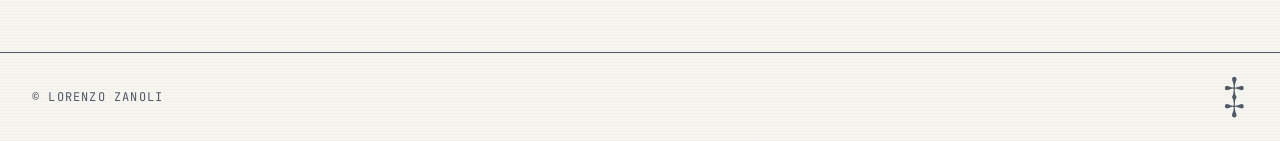
<file: cookbook/categories/dessert/tiramisu.html>
<!DOCTYPE html>
<html lang="it">
<head>
  <meta charset="UTF-8" />
  <meta name="viewport" content="width=device-width, initial-scale=1.0" />
  <title>Ricettario</title>
  <meta name="author" content="Lorenzo Zanoli" />
  <meta name="description" content="Ricettario" />

  <link rel="icon" href="data:image/svg+xml,<svg xmlns='http://www.w3.org/2000/svg' viewBox='0 0 100 100'><text y='.9em' font-size='90' font-family='serif'>†</text></svg>">

  <link rel="preconnect" href="https://fonts.googleapis.com">
  <link rel="preconnect" href="https://fonts.gstatic.com" crossorigin>
  <link href="https://fonts.googleapis.com/css2?family=Anton&family=Oswald:wght@400;700&family=JetBrains+Mono:wght@400;700&family=STIX+Two+Text&display=swap" rel="stylesheet">
  <link rel="stylesheet" href="../../style.css" />
</head>

<body>
  <div class="card">

    <header>
      <div class="logo-box">
        <span class="logo-symbol">&#8225;</span>
      </div>
      <nav class="header-nav">
        <a href="../../index.html" class="nav-link"><span class="nav-arrow">▶</span><span class="nav-label">Ricettario</span></a>
        <a href="#" class="nav-link"><span class="nav-arrow">▶</span><span class="nav-label">B</span></a>
        <a href="#" class="nav-link"><span class="nav-arrow">▶</span><span class="nav-label">C</span></a>
        <a href="#" class="nav-link"><span class="nav-arrow">▶</span><span class="nav-label">D</span></a>
        <span class="nav-divider"></span>
      </nav>
    </header>

    <section class="hero">
      <h1 class="hero-title">Tiramisù</h1>
    </section>

    <section class="ricetta-intro">

  <div class="ricetta-foto">
    <img src="../../images/dessert/tiramisu.jpeg" alt="Tiramisù">
  </div>

  <div class="ricetta-specifiche">
    <dl class="specifiche-lista">
      <div class="specifica">
        <dt>Preparazione</dt>
        <dd>40 min</dd>
      </div>
      <div class="specifica">
        <dt>Cottura</dt>
        <dd>0 min</dd>
      </div>
      <div class="specifica">
        <dt>Costo</dt>
        <dd>Basso</dd>
      </div>
      <div class="specifica">
        <dt>Difficoltà</dt>
        <dd>Facile</dd>
      </div>
      <div class="specifica">
        <dt>Porzioni</dt>
        <dd>4 persone</dd>
      </div>
    </dl>
  </div>

</section>

    <section class="ricetta-corpo">

      <div class="ingredienti">
        <h2 class="sezione-titolo">Ingredienti</h2>

        <div class="porzioni">
          <button type="button" class="porzioni-btn" data-azione="meno" aria-label="Diminuisci persone">−</button>
          <span class="porzioni-numero" id="persone">4</span>
          <button type="button" class="porzioni-btn" data-azione="piu" aria-label="Aumenta persone">+</button>
          <span class="porzioni-label">persone</span>
        </div>

        <ul class="lista-ingredienti" id="ingredienti">

          <li class="ing">
            <span class="ing-qta" data-base="4" data-unita="">4</span>
            <span class="ing-nome">uova</span>
          </li>

          <li class="ing">
            <span class="ing-qta" data-base="100" data-unita="g">100 g</span>
            <span class="ing-nome">zucchero</span>
          </li>

          <li class="ing">
            <span class="ing-qta" data-base="500" data-unita="g">500 g</span>
            <span class="ing-nome">mascarpone</span>
          </li>

          <li class="ing">
            <span class="ing-qta" data-base="100" data-unita="g">100 g</span>
            <span class="ing-nome">caffé</span>
          </li>

          <li class="ing">
            <span class="ing-qta" data-base="20" data-unita="">25</span>
            <span class="ing-nome">savoiardi</span>
          </li>

          <li class="ing">
            <span class="ing-qta">q.b.</span>
            <span class="ing-nome">cacao amaro in polvere</span>
          </li>

        </ul>
      </div>

      <div class="procedimento">
        <h2 class="sezione-titolo">Procedimento</h2>
        <ol class="lista-passi">

          <li class="fase">
            <h3 class="fase-titolo">Preparazione del caffé</h3>
            <ul class="lista-sotto">
              <li>Prepara il caffé e lascialo raffreddare in un piatto fondo, eventualmente aggiungendo due cucchiaini di zucchero.</li>
            </ul>
          </li>

          <li class="fase">
            <h3 class="fase-titolo">Preparazione della crema</h3>
            <ul class="lista-sotto">
              <li>Separa tuorli e albumi in due bacinelle diverse, assicurandoti che non ci sia traccia di tuorlo negli albumi.</li>
              <li>Con le fruste elettriche, monta i tuorli aggiungendo metà dello zucchero e, poco per volta, il mascarpone.</li>
              <li>Monta gli albumi a neve con il restante zucchero, fino a quando capovolgendo la bacinella rimangono stabili.</li>
              <li>Poco per volta, con un leccapentole, incorpora gli albumi nella crema di tuorli, mescolando com movimenti dal basso verso l'alto. Continua fino a ottenere una crema omogenea.</li>
            </ul>
          </li>

          <li class="fase">
            <h3 class="fase-titolo">Decorazione</h3>
            <ul class="lista-sotto">
              <li>Metti un sottilissimo strato di crema</li>
              <li>Immergi i savoiardi nel caffé per 1/2 secondi e disponili nella ciotola del tiramisù fino a formare uno strato completo.</li>
              <li>Ricopri con un altro strato di crema fino a quando i savoiardi sono completamente coperti.</li>
              <li>Ripeti l'operazione fino a esaurimento degli ingredienti, terminando con uno strato di crema.</li>
              <li>Lascia riposare in frigo, e dai una spolverata di cacao amaro prima di servire.</li>
            </ul>
          </li>



        </ol>
      </div>

    </section>

    <footer class="footer">
      <span>© Lorenzo Zanoli</span>
      <span class="logo-symbol">&#8225;</span>
    </footer>

  </div>

  <script src="../../script.js"></script>
</body>
</html>
</file>
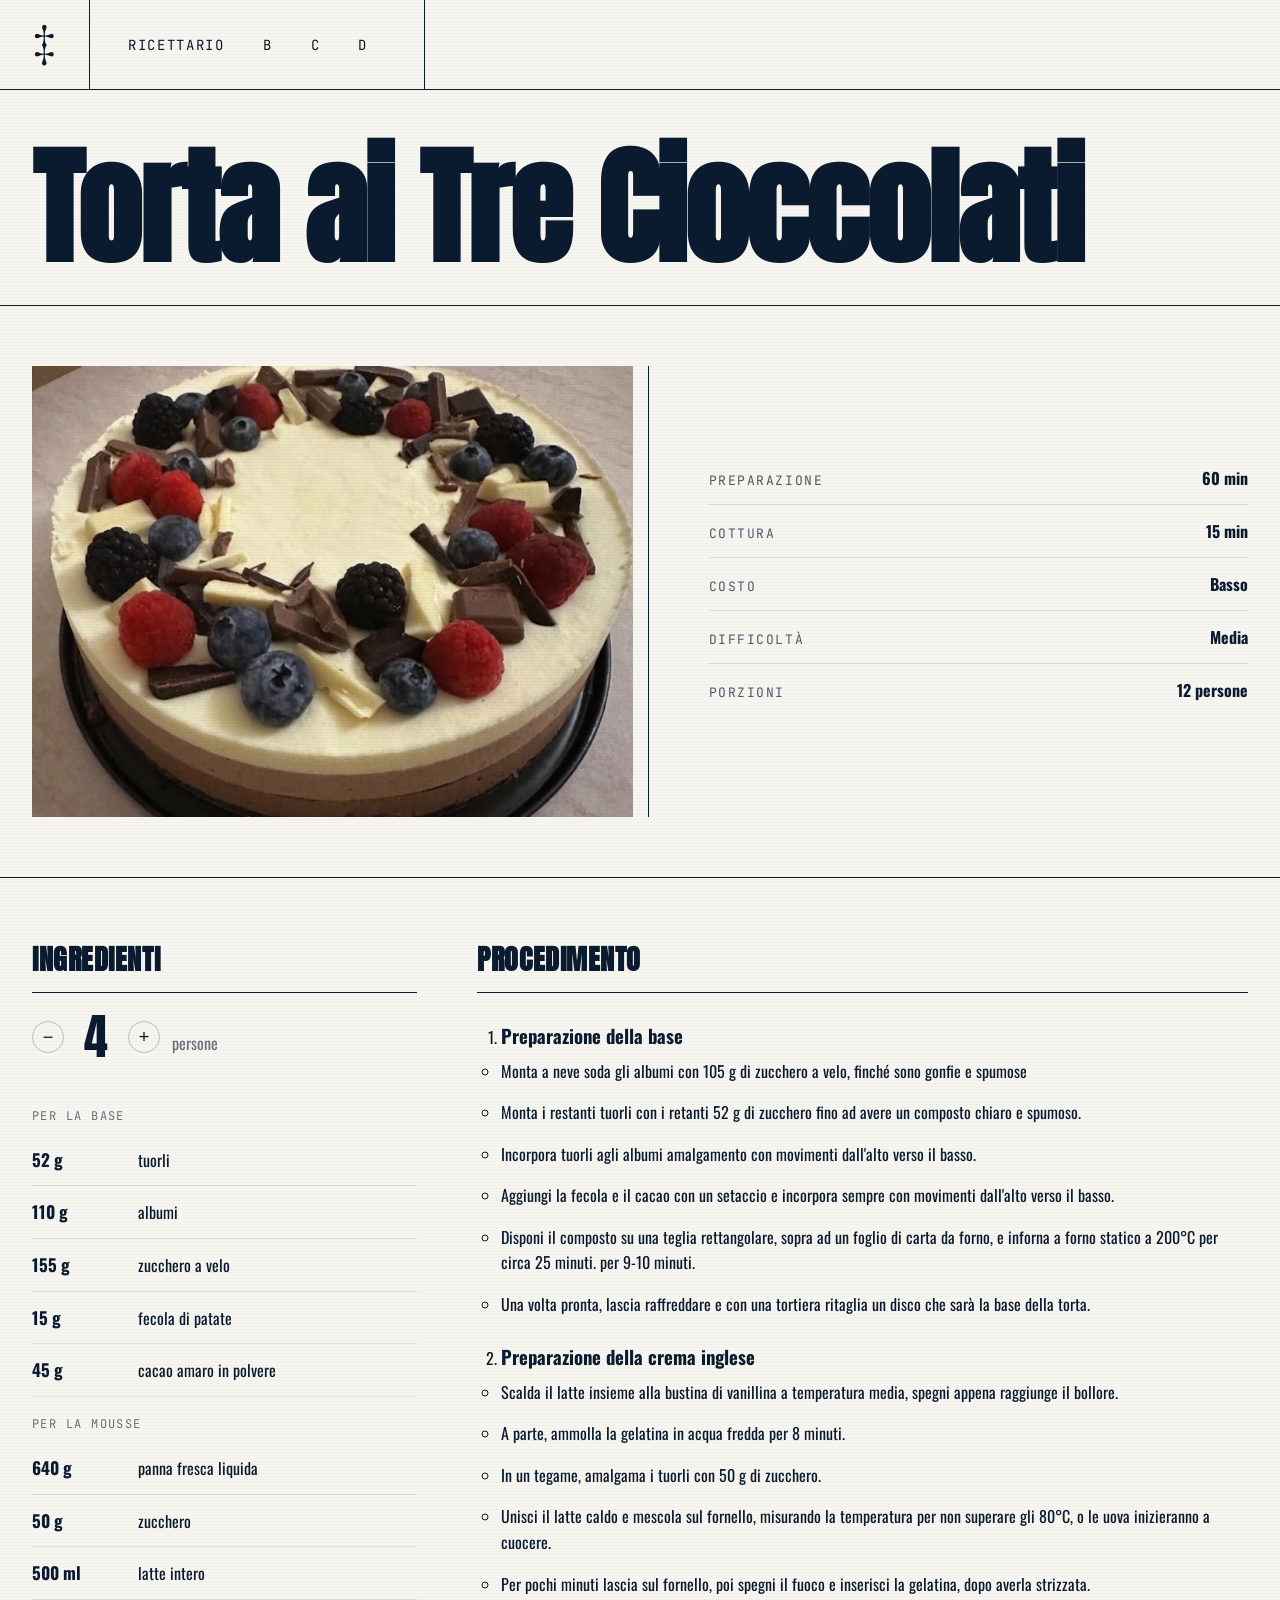
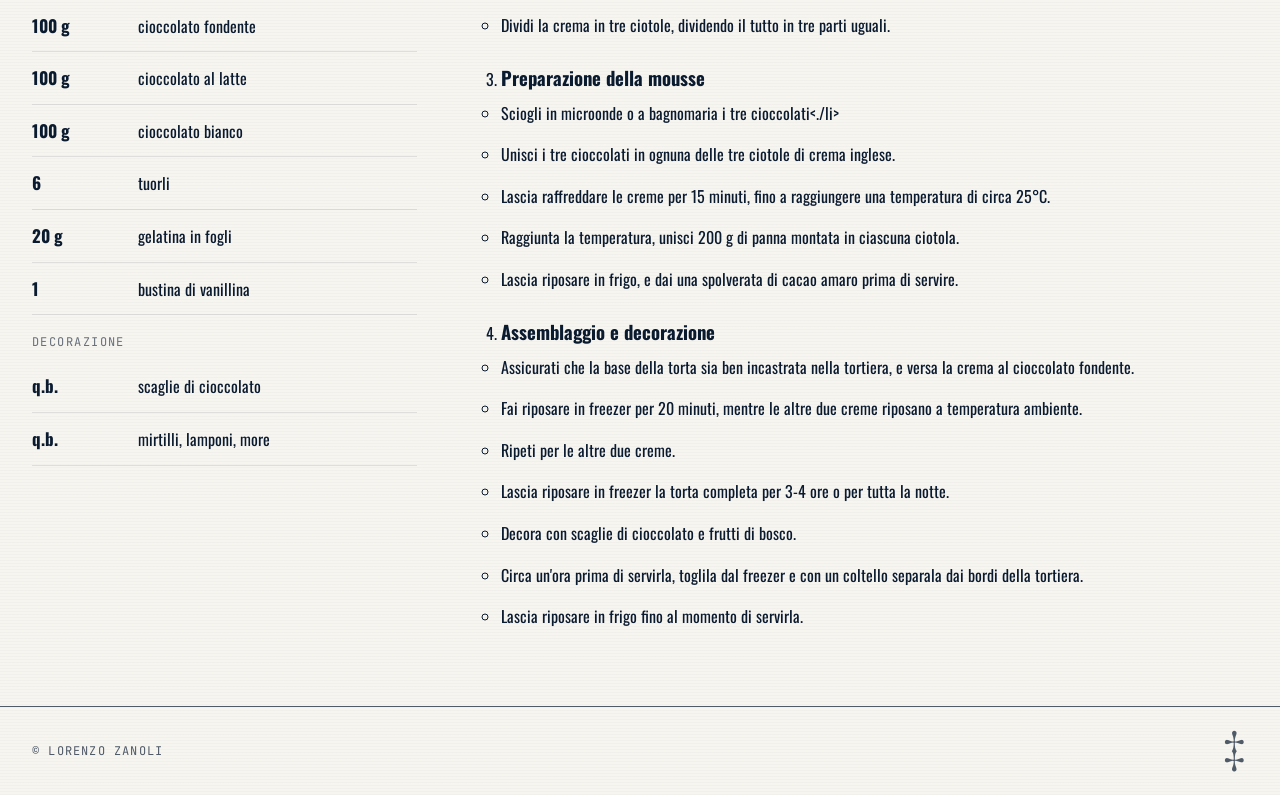
<file: cookbook/categories/dessert/tre-cioccolati.html>
<!DOCTYPE html>
<html lang="it">
<head>
  <meta charset="UTF-8" />
  <meta name="viewport" content="width=device-width, initial-scale=1.0" />
  <title>Ricettario</title>
  <meta name="author" content="Lorenzo Zanoli" />
  <meta name="description" content="Ricettario" />

  <link rel="icon" href="data:image/svg+xml,<svg xmlns='http://www.w3.org/2000/svg' viewBox='0 0 100 100'><text y='.9em' font-size='90' font-family='serif'>†</text></svg>">

  <link rel="preconnect" href="https://fonts.googleapis.com">
  <link rel="preconnect" href="https://fonts.gstatic.com" crossorigin>
  <link href="https://fonts.googleapis.com/css2?family=Anton&family=Oswald:wght@400;700&family=JetBrains+Mono:wght@400;700&family=STIX+Two+Text&display=swap" rel="stylesheet">
  <link rel="stylesheet" href="../../style.css" />
</head>

<body>
  <div class="card">

    <header>
      <div class="logo-box">
        <span class="logo-symbol">&#8225;</span>
      </div>
      <nav class="header-nav">
        <a href="../../index.html" class="nav-link"><span class="nav-arrow">▶</span><span class="nav-label">Ricettario</span></a>
        <a href="#" class="nav-link"><span class="nav-arrow">▶</span><span class="nav-label">B</span></a>
        <a href="#" class="nav-link"><span class="nav-arrow">▶</span><span class="nav-label">C</span></a>
        <a href="#" class="nav-link"><span class="nav-arrow">▶</span><span class="nav-label">D</span></a>
        <span class="nav-divider"></span>
      </nav>
    </header>

    <section class="hero">
      <h1 class="hero-title">Torta ai Tre Cioccolati</h1>
    </section>

    <section class="ricetta-intro">

  <div class="ricetta-foto">
    <img src="../../images/dessert/tre-cioccolati.jpeg" alt="Torta ai Tre Cioccolati">
  </div>

  <div class="ricetta-specifiche">
    <dl class="specifiche-lista">
      <div class="specifica">
        <dt>Preparazione</dt>
        <dd>60 min</dd>
      </div>
      <div class="specifica">
        <dt>Cottura</dt>
        <dd>15 min</dd>
      </div>
      <div class="specifica">
        <dt>Costo</dt>
        <dd>Basso</dd>
      </div>
      <div class="specifica">
        <dt>Difficoltà</dt>
        <dd>Media</dd>
      </div>
      <div class="specifica">
        <dt>Porzioni</dt>
        <dd>12 persone</dd>
      </div>
    </dl>
  </div>

</section>

    <section class="ricetta-corpo">

      <div class="ingredienti">
        <h2 class="sezione-titolo">Ingredienti</h2>

        <div class="porzioni">
          <button type="button" class="porzioni-btn" data-azione="meno" aria-label="Diminuisci persone">−</button>
          <span class="porzioni-numero" id="persone">4</span>
          <button type="button" class="porzioni-btn" data-azione="piu" aria-label="Aumenta persone">+</button>
          <span class="porzioni-label">persone</span>
        </div>

        <ul class="lista-ingredienti" id="ingredienti">
          
          <li class="ing-gruppo">Per la base</li>
          <li class="ing">
            <span class="ing-qta" data-base="52" data-unita="g">52g</span>
            <span class="ing-nome">tuorli</span>
          </li>

          <li class="ing">
            <span class="ing-qta" data-base="112" data-unita="g">112g</span>
            <span class="ing-nome">albumi</span>
          </li>

          <li class="ing">
            <span class="ing-qta" data-base="157" data-unita="g">157g</span>
            <span class="ing-nome">zucchero a velo</span>
          </li>

          <li class="ing">
            <span class="ing-qta" data-base="15" data-unita="g">15 g</span>
            <span class="ing-nome">fecola di patate</span>
          </li>

          <li class="ing">
            <span class="ing-qta" data-base="45" data-unita="g">45g</span>
            <span class="ing-nome">cacao amaro in polvere</span>
          </li>

          <li class="ing-gruppo">Per la mousse</li>

          <li class="ing">
            <span class="ing-qta" data-base="640" data-unita="g">640g</span>
            <span class="ing-nome">panna fresca liquida</span>
          </li>

          <li class="ing">
            <span class="ing-qta" data-base="50" data-unita="g">50g</span>
            <span class="ing-nome">zucchero</span>
          </li>

          <li class="ing">
            <span class="ing-qta" data-base="500" data-unita="ml">500ml</span>
            <span class="ing-nome">latte intero</span>
          </li>

          <li class="ing">
            <span class="ing-qta" data-base="100" data-unita="g">100g</span>
            <span class="ing-nome">cioccolato fondente</span>
          </li>

          <li class="ing">
            <span class="ing-qta" data-base="100" data-unita="g">100g</span>
            <span class="ing-nome">cioccolato al latte</span>
          </li>

          <li class="ing">
            <span class="ing-qta" data-base="100" data-unita="g">100g</span>
            <span class="ing-nome">cioccolato bianco</span>
          </li>

          <li class="ing">
            <span class="ing-qta" data-base="6" data-unita="">6</span>
            <span class="ing-nome">tuorli</span>
          </li>

          <li class="ing">
            <span class="ing-qta" data-base="20" data-unita="g">20g</span>
            <span class="ing-nome">gelatina in fogli</span>
          </li>

          <li class="ing">
            <span class="ing-qta" data-base="1" data-unita="">1</span>
            <span class="ing-nome">bustina di vanillina</span>
          </li>

          <li class="ing-gruppo">Decorazione</li>

          <li class="ing">
            <span class="ing-qta">q.b.</span>
            <span class="ing-nome">scaglie di cioccolato</span>
          </li>

           <li class="ing">
            <span class="ing-qta">q.b.</span>
            <span class="ing-nome">mirtilli, lamponi, more</span>
          </li>

        </ul>
      </div>

      <div class="procedimento">
        <h2 class="sezione-titolo">Procedimento</h2>
        <ol class="lista-passi">

          <li class="fase">
            <h3 class="fase-titolo">Preparazione della base</h3>
            <ul class="lista-sotto">
              <li>Monta a neve soda gli albumi con <span class="qta-dinamica" data-base="105" data-unita="g">105g</span> di zucchero a velo, finché sono gonfie e spumose</li>
              <li>Monta i restanti tuorli con i retanti <span class="qta-dinamica" data-base="52" data-unita="g">52g</span> di zucchero fino ad avere un composto chiaro e spumoso.</li>
              <li>Incorpora tuorli agli albumi amalgamento con movimenti dall'alto verso il basso.</li>
              <li>Aggiungi la fecola e il cacao con un setaccio e incorpora sempre con movimenti dall'alto verso il basso.</li>
              <li>Disponi il composto su una teglia rettangolare, sopra ad un foglio di carta da forno, e inforna a forno statico a 200°C per circa 25 minuti. per 9-10 minuti.</li>
              <li>Una volta pronta, lascia raffreddare e con una tortiera ritaglia un disco che sarà la base della torta.</li>
            </ul>
          </li>

          <li class="fase">
            <h3 class="fase-titolo">Preparazione della crema inglese</h3>
            <ul class="lista-sotto">
              <li>Scalda il latte insieme alla bustina di vanillina a temperatura media, spegni appena raggiunge il bollore.</li>
              <li>A parte, ammolla la gelatina in acqua fredda per 8 minuti.</li>
              <li>In un tegame, amalgama i tuorli con <span class="qta-dinamica" data-base="50" data-unita="g">50g</span> di zucchero.</li>
              <li>Unisci il latte caldo e mescola sul fornello, misurando la temperatura per non superare gli 80°C, o le uova inizieranno a cuocere.</li>
              <li>Per pochi minuti lascia sul fornello, poi spegni il fuoco e inserisci la gelatina, dopo averla strizzata.</li>
              <li>Dividi la crema in tre ciotole, dividendo il tutto in tre parti uguali.</li>
              </ul>
          </li>

          <li class="fase">
            <h3 class="fase-titolo">Preparazione della mousse</h3>
            <ul class="lista-sotto">
              <li>Sciogli in microonde o a bagnomaria i tre cioccolati<./li>
              <li>Unisci i tre cioccolati in ognuna delle tre ciotole di crema inglese.</li>
              <li>Lascia raffreddare le creme per 15 minuti, fino a raggiungere una temperatura di circa 25°C.</li>
              <li>Raggiunta la temperatura, unisci <span class="qta-dinamica" data-base="200" data-unita="g">200g</span> di panna montata in ciascuna ciotola.</li>
              <li>Lascia riposare in frigo, e dai una spolverata di cacao amaro prima di servire.</li>
            </ul>
          </li>
          
          <li class="fase">
            <h3 class="fase-titolo">Assemblaggio e decorazione</h3>
            <ul class="lista-sotto">
              <li>Assicurati che la base della torta sia ben incastrata nella tortiera, e versa la crema al cioccolato fondente.</li>
              <li>Fai riposare in freezer per 20 minuti, mentre le altre due creme riposano a temperatura ambiente.</li>
              <li>Ripeti per le altre due creme.</li>
              <li>Lascia riposare in freezer la torta completa per 3-4 ore o per tutta la notte.</li>
              <li>Decora con scaglie di cioccolato e frutti di bosco.</li>
              <li>Circa un'ora prima di servirla, toglila dal freezer e con un coltello separala dai bordi della tortiera.</li>
              <li>Lascia riposare in frigo fino al momento di servirla.</li>
            </ul>
          </li>


        </ol>
      </div>

    </section>

    <footer class="footer">
      <span>© Lorenzo Zanoli</span>
      <span class="logo-symbol">&#8225;</span>
    </footer>

  </div>

  <script src="../../script.js"></script>
</body>
</html>
</file>
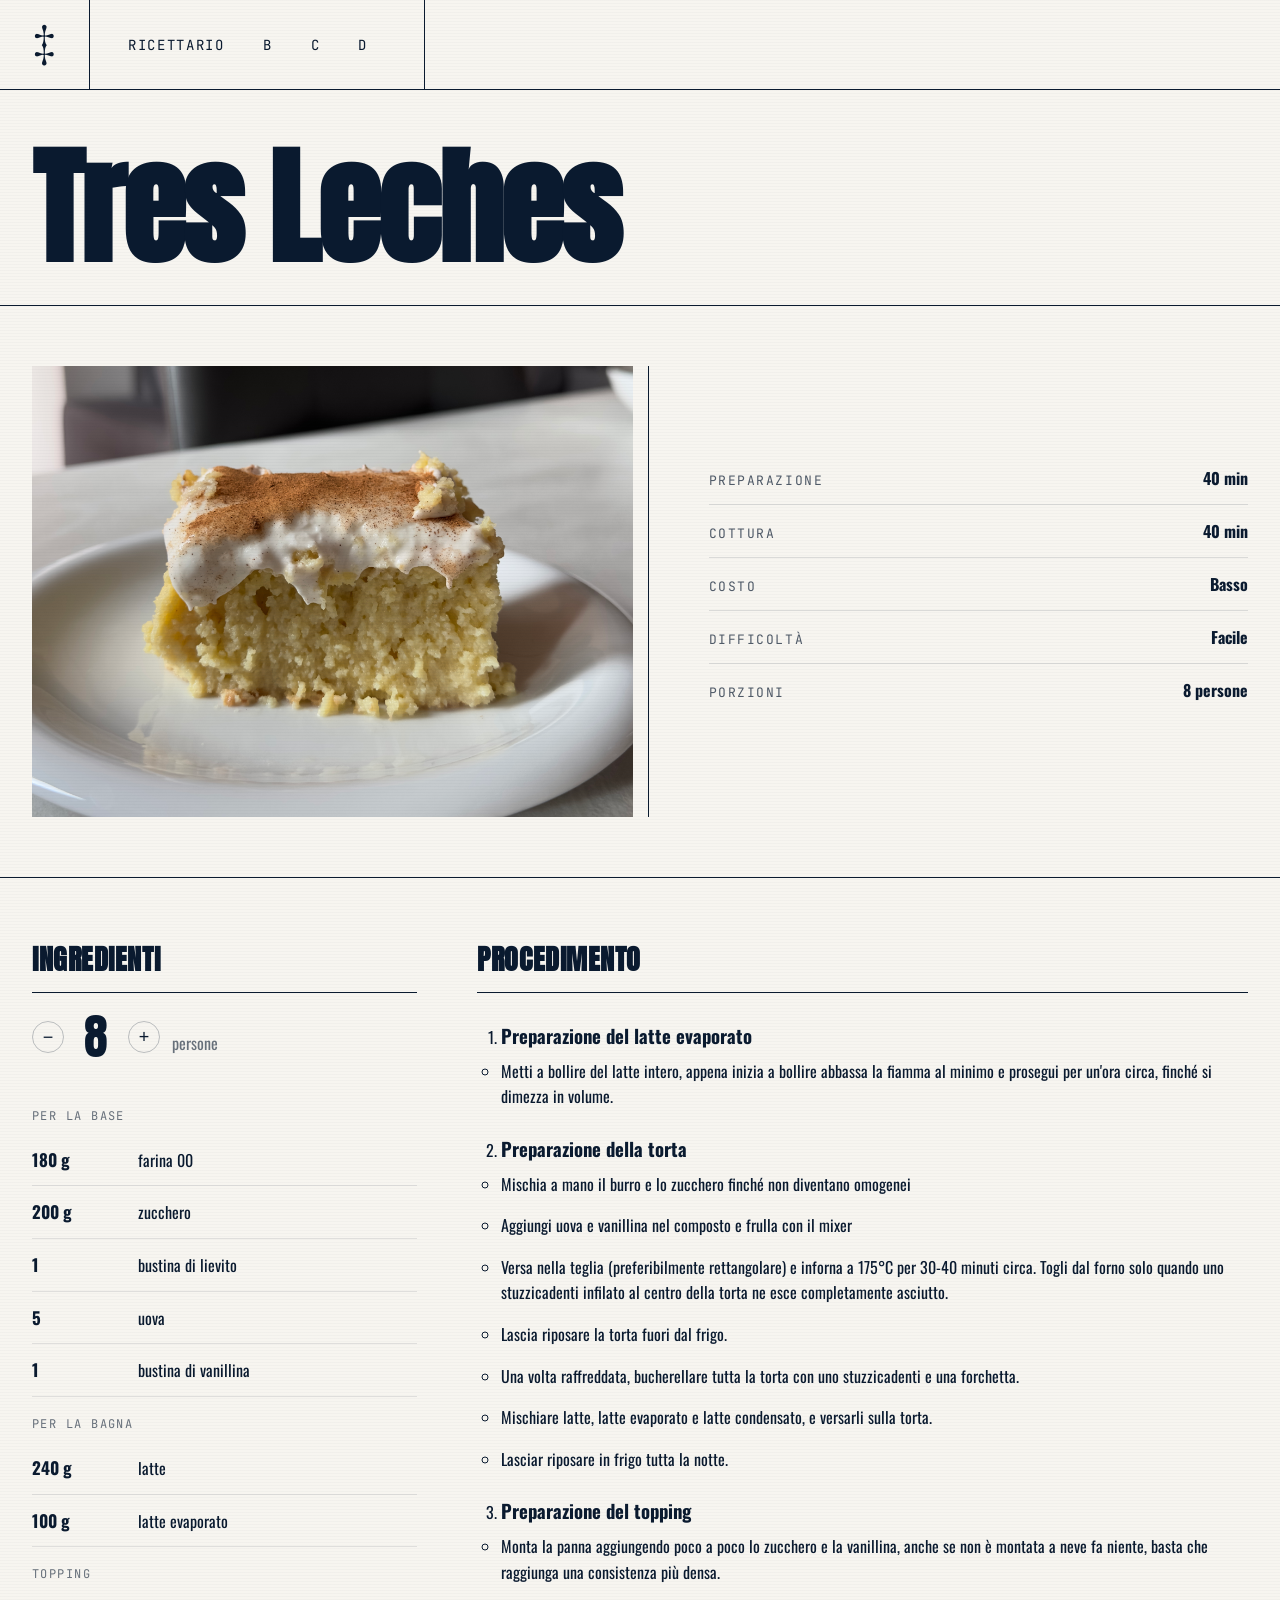
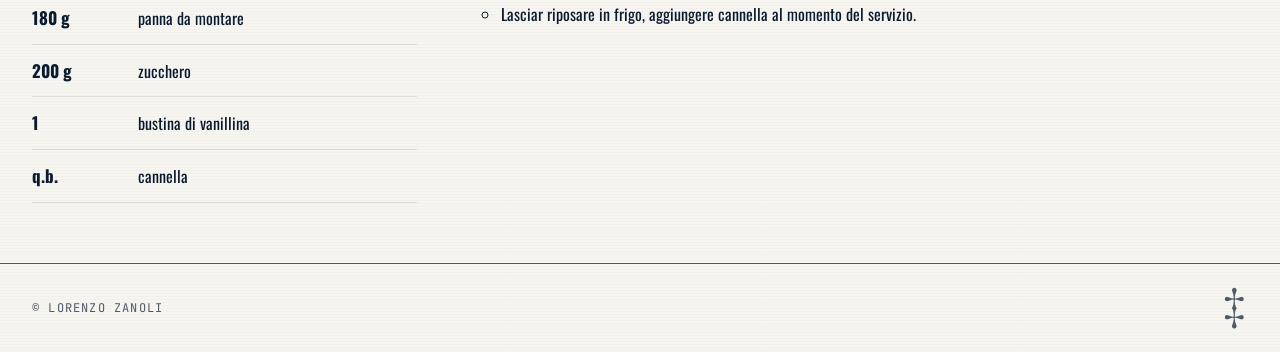
<file: cookbook/categories/dessert/tres-leches.html>
<!DOCTYPE html>
<html lang="it">
<head>
  <meta charset="UTF-8" />
  <meta name="viewport" content="width=device-width, initial-scale=1.0" />
  <title>Ricettario</title>
  <meta name="author" content="Lorenzo Zanoli" />
  <meta name="description" content="Ricettario" />

  <link rel="icon" href="data:image/svg+xml,<svg xmlns='http://www.w3.org/2000/svg' viewBox='0 0 100 100'><text y='.9em' font-size='90' font-family='serif'>†</text></svg>">

  <link rel="preconnect" href="https://fonts.googleapis.com">
  <link rel="preconnect" href="https://fonts.gstatic.com" crossorigin>
  <link href="https://fonts.googleapis.com/css2?family=Anton&family=Oswald:wght@400;700&family=JetBrains+Mono:wght@400;700&family=STIX+Two+Text&display=swap" rel="stylesheet">
  <link rel="stylesheet" href="../../style.css" />
</head>

<body>
  <div class="card">

    <header>
      <div class="logo-box">
        <span class="logo-symbol">&#8225;</span>
      </div>
      <nav class="header-nav">
        <a href="../../index.html" class="nav-link"><span class="nav-arrow">▶</span><span class="nav-label">Ricettario</span></a>
        <a href="#" class="nav-link"><span class="nav-arrow">▶</span><span class="nav-label">B</span></a>
        <a href="#" class="nav-link"><span class="nav-arrow">▶</span><span class="nav-label">C</span></a>
        <a href="#" class="nav-link"><span class="nav-arrow">▶</span><span class="nav-label">D</span></a>
        <span class="nav-divider"></span>
      </nav>
    </header>

    <section class="hero">
      <h1 class="hero-title">Tres Leches</h1>
    </section>

    <section class="ricetta-intro">

  <div class="ricetta-foto">
    <img src="../../images/dessert/tres-leches.jpeg" alt="Tres Leches">
  </div>

  <div class="ricetta-specifiche">
    <dl class="specifiche-lista">
      <div class="specifica">
        <dt>Preparazione</dt>
        <dd>40 min</dd>
      </div>
      <div class="specifica">
        <dt>Cottura</dt>
        <dd>40 min</dd>
      </div>
      <div class="specifica">
        <dt>Costo</dt>
        <dd>Basso</dd>
      </div>
      <div class="specifica">
        <dt>Difficoltà</dt>
        <dd>Facile</dd>
      </div>
      <div class="specifica">
        <dt>Porzioni</dt>
        <dd>8 persone</dd>
      </div>
    </dl>
  </div>

</section>

    <section class="ricetta-corpo">

      <div class="ingredienti">
        <h2 class="sezione-titolo">Ingredienti</h2>

        <div class="porzioni">
          <button type="button" class="porzioni-btn" data-azione="meno" aria-label="Diminuisci persone">−</button>
          <span class="porzioni-numero" id="persone">8</span>
          <button type="button" class="porzioni-btn" data-azione="piu" aria-label="Aumenta persone">+</button>
          <span class="porzioni-label">persone</span>
        </div>

        <ul class="lista-ingredienti" id="ingredienti">
          
          <li class="ing-gruppo">Per la base</li>
          <li class="ing">
            <span class="ing-qta" data-base="180" data-unita="g">180g</span>
            <span class="ing-nome">farina 00</span>
          </li>

          <li class="ing">
            <span class="ing-qta" data-base="200" data-unita="g">200g</span>
            <span class="ing-nome">zucchero</span>
          </li>

          <li class="ing">
            <span class="ing-qta" data-base="1" data-unita="">1</span>
            <span class="ing-nome">bustina di lievito</span>
          </li>

          <li class="ing">
            <span class="ing-qta" data-base="5" data-unita="">5</span>
            <span class="ing-nome">uova</span>
          </li>

          <li class="ing">
            <span class="ing-qta" data-base="1" data-unita="">1</span>
            <span class="ing-nome">bustina di vanillina</span>
          </li>

          <li class="ing-gruppo">Per la bagna</li>

          <li class="ing">
            <span class="ing-qta" data-base="240" data-unita="g">240g</span>
            <span class="ing-nome">latte</span>
          </li>

          <li class="ing">
            <span class="ing-qta" data-base="100" data-unita="g">100g</span>
            <span class="ing-nome">latte evaporato</span>
          </li>

          <li class="ing-gruppo">Topping</li>

          <li class="ing">
            <span class="ing-qta" data-base="180" data-unita="g">180g</span>
            <span class="ing-nome">panna da montare</span>
          </li>

          <li class="ing">
            <span class="ing-qta" data-base="200" data-unita="g">200g</span>
            <span class="ing-nome">zucchero</span>
          </li>

          <li class="ing">
            <span class="ing-qta" data-base="1" data-unita="">1</span>
            <span class="ing-nome">bustina di vanillina</span>
          </li>

           <li class="ing">
            <span class="ing-qta">q.b.</span>
            <span class="ing-nome">cannella</span>
          </li>

        </ul>
      </div>

      <div class="procedimento">
        <h2 class="sezione-titolo">Procedimento</h2>
        <ol class="lista-passi">

          <li class="fase">
            <h3 class="fase-titolo">Preparazione del latte evaporato</h3>
            <ul class="lista-sotto">
              <li>Metti a bollire del latte intero, appena inizia a bollire abbassa la fiamma al minimo e prosegui per un'ora circa, finché si dimezza in volume.</li>
            </ul>
          </li>

          <li class="fase">
            <h3 class="fase-titolo">Preparazione della torta</h3>
            <ul class="lista-sotto">
              <li>Mischia a mano il burro e lo zucchero finché non diventano omogenei</li>
              <li>Aggiungi uova e vanillina nel composto e frulla con il mixer</li>
              <li>Versa nella teglia (preferibilmente rettangolare) e inforna a 175°C per 30-40 minuti circa. Togli dal forno solo quando uno stuzzicadenti infilato al centro della torta ne esce completamente asciutto.</li>
              <li>Lascia riposare la torta fuori dal frigo.</li>
              <li>Una volta raffreddata, bucherellare tutta la torta con uno stuzzicadenti e una forchetta.</li>
              <li>Mischiare latte, latte evaporato e latte condensato, e versarli sulla torta.</li>
              <li>Lasciar riposare in frigo tutta la notte.</li>
              </ul>
          </li>
          
          <li class="fase">
            <h3 class="fase-titolo">Preparazione del topping</h3>
            <ul class="lista-sotto">
              <li>Monta la panna aggiungendo poco a poco lo zucchero e la vanillina, anche se non è montata a neve fa niente, basta che raggiunga una consistenza più densa.</li>
              <li>Lasciar riposare in frigo, aggiungere cannella al momento del servizio.</li>
             </ul>
          </li>


        </ol>
      </div>

    </section>

    <footer class="footer">
      <span>© Lorenzo Zanoli</span>
      <span class="logo-symbol">&#8225;</span>
    </footer>

  </div>

  <script src="../../script.js"></script>
</body>
</html>
</file>
<file: cookbook/style.css>
/* ============================================================
   1. BASE — reset, variabili, elementi radice
   ============================================================ */
*, *::before, *::after { box-sizing: border-box; margin: 0; padding: 0; }

:root {
  --bg: #f7f5f0;
  --ink: #0a1a2f;
  --accent: #061224;

  --font-display: "Anton", sans-serif;
  --font-body: "Oswald", sans-serif;
  --font-mono: "JetBrains Mono", monospace;

  /* colori categorie */
  --c-blue:   #3f52bc;
  --c-green:  #7a9e6e;
  --c-yellow: #f2c04d;
  --c-red:    #d13b33;
  --c-teal:   #6aaeb0;
  --c-purple: #9b59b6;
}

html {
  min-height: 100%;
}

body {
  min-height: 100vh;
  min-height: 100dvh;
  background: var(--bg);
  color: var(--ink);
  font-family: var(--font-body);
}


/* ============================================================
   2. COMPONENTI CONDIVISI — card, header, footer, texture
   ============================================================ */
.card {
  width: 100%;
  min-height: 100vh;
  min-height: 100dvh;
  display: grid;
  grid-template-rows: auto auto auto auto;
  position: relative;
}

.card::after {
  content: "";
  position: absolute; inset: 0;
  pointer-events: none;
  background: repeating-linear-gradient(
    to bottom,
    rgba(10, 26, 47, 0.025) 0px,
    rgba(10, 26, 47, 0.025) 1px,
    transparent 1px,
    transparent 3px
  );
  z-index: 5;
}

header {
  display: grid;
  grid-template-columns: 90px 1fr;
  height: 90px;
  border-bottom: 1px solid var(--ink);
  z-index: 2;
}

.logo-box {
  display: flex; align-items: center; justify-content: center;
  border-right: 1px solid var(--ink);
}

.logo-symbol {
  font-family: "STIX Two Text", serif;
  font-size: 48px; line-height: 1;
}

.header-nav {
  display: flex; align-items: center;
  gap: 32px; padding: 0 32px;
}

.nav-link {
  display: inline-flex; align-items: center; gap: 6px;
  text-decoration: none;
  color: var(--ink);
  font-family: var(--font-mono);
  font-size: 14px;
  letter-spacing: 0.12em;
  text-transform: uppercase;
}

.nav-link .nav-arrow {
  width: 0; overflow: hidden;
  font-size: 10px;
  color: var(--accent);
  opacity: 0;
  transform: translateX(-6px);
  transition: opacity 0.2s, transform 0.2s, width 0.2s;
}

.nav-link:hover .nav-label { font-weight: 700; }
.nav-link:hover .nav-arrow { opacity: 1; width: 12px; transform: translateX(0); }

.nav-divider {
  display: inline-block;
  width: 1px; min-width: 1px;
  background: var(--ink);
  margin-left: 24px;
  align-self: stretch;
}

.hero {
  padding: 60px 32px 40px;
  border-bottom: 1px solid var(--ink);
  z-index: 2;
}

.hero-title {
  font-family: var(--font-display);
  font-size: clamp(60px, 10vw, 180px);
  line-height: 0.9;
  letter-spacing: -0.02em;
  color: var(--ink);
}

.hero-sub {
  margin-top: 16px;
  font-family: var(--font-mono);
  font-size: 13px;
  letter-spacing: 0.12em;
  text-transform: uppercase;
  opacity: 0.7;
}

.footer {
  display: flex;
  align-items: center;
  justify-content: space-between;
  padding: 20px 32px;
  border-top: 1px solid var(--ink);
  font-family: var(--font-mono);
  font-size: 12px;
  letter-spacing: 0.1em;
  text-transform: uppercase;
  opacity: 0.7;
  z-index: 2;
}


/* ============================================================
   3. HOME — carosello categorie
   ============================================================ */
.carousel {
  position: relative;
  padding: 40px 32px 60px;
  overflow: hidden;
  z-index: 2;
  min-height: 0;
}

.carousel-track {
  display: flex;
  gap: 32px;
  overflow-x: auto;
  scroll-snap-type: x proximity;
  scrollbar-width: thin;
  scrollbar-color: var(--ink) transparent;
}

.carousel-track::-webkit-scrollbar { height: 6px; }
.carousel-track::-webkit-scrollbar-track { background: transparent; }
.carousel-track::-webkit-scrollbar-thumb {
  background-color: var(--ink);
  border-radius: 3px;
}

.card-cat {
  flex: 0 0 auto;
  width: 280px;
  text-decoration: none;
  color: var(--ink);
  scroll-snap-align: start;
}

.cat-title {
  display: block;
  font-family: var(--font-mono);
  font-size: 15px;
  letter-spacing: 0.1em;
  text-transform: uppercase;
  margin-bottom: 14px;
}

.cat-arrow {
  display: inline-block;
  width: 0;
  overflow: hidden;
  font-size: 10px;
  color: var(--accent);
  opacity: 0;
  transform: translateX(-6px);
  transition: opacity 0.2s, transform 0.2s, width 0.2s;
  margin-right: 2px;
}

.card-cat:hover .cat-arrow {
  opacity: 1;
  width: 12px;
  transform: translateX(0);
}

.cat-image {
  width: 100%;
  aspect-ratio: 1 / 1;
  display: flex;
  align-items: center;
  justify-content: center;
  transition: transform 0.35s ease;
  overflow: hidden;
}

.card-cat:hover .cat-image { transform: scale(1.02); }

.plate {
  width: 62%;
  height: 62%;
  background-image: var(--img);
  background-size: cover;
  background-position: center;
  border-radius: 50%;
  box-shadow: 0 6px 20px rgba(0, 0, 0, 0.15);
  transition: transform 0.35s ease;
}

.card-cat:hover .plate { transform: scale(1.03); }

/* immagini piatti */
.plate-primi    { --img: url('images/index/primi.png'); }
.plate-risotto  { --img: url('images/index/risotto.png'); }
.plate-dolci    { --img: url('images/index/dolci.png'); }
.plate-zuppe    { --img: url('images/index/zuppe.png'); }
.plate-pesce    { --img: url('images/index/pesce.png'); }
.plate-asiatico { --img: url('images/index/asiatico.png'); }

/* colori sfondi categorie */
.bg-blue   { background: var(--c-blue); }
.bg-green  { background: var(--c-green); }
.bg-yellow { background: var(--c-yellow); }
.bg-red    { background: var(--c-red); }
.bg-teal   { background: var(--c-teal); }
.bg-purple { background: var(--c-purple); }


/* ============================================================
   4. PAGINE RICETTA — griglia categorie e corpo ricetta
   ============================================================ */
.griglia {
  display: grid;
  grid-template-columns: repeat(auto-fill, minmax(270px, 1fr));
  gap: 32px 28px;
  padding: 60px 32px;
  z-index: 2;
  position: relative;
}

.ricetta {
  display: flex;
  flex-direction: column;
  gap: 14px;
  padding: 14px;
  background: #ffffff;
  border: 1.5px dashed rgba(146, 146, 146, 0.06);
  box-shadow: 0 2px 6px rgba(106, 106, 106, 0.06);
  transition: box-shadow 0.3s ease, transform 0.3s ease;
}

.ricetta:hover {
  box-shadow: 0 6px 16px rgba(0, 0, 0, 0.12);
  transform: translateY(-2px);
}

.ricetta-img {
  display: block;
  width: 100%;
  aspect-ratio: 1 / 1;
  overflow: hidden;
}

.ricetta-img img {
  width: 100%;
  height: 100%;
  object-fit: cover;
  display: block;
  transition: transform 0.35s ease;
}

.ricetta-img:hover img {
  transform: scale(1.03);
}

.ricetta-titolo {
  font-family: var(--font-mono);
  font-size: 13px;
  letter-spacing: 0.1em;
  text-transform: uppercase;
  color: var(--ink);
  text-decoration: none;
  padding: 0 4px 4px;
}

.ricetta-titolo:hover {
  text-decoration: underline;
}

.ricetta-intro {
  display: grid;
  grid-template-columns: 1fr 1fr;
  gap: 15px;
  padding: 60px 32px;
  border-bottom: 1px solid var(--ink);
  z-index: 2;
  position: relative;
}

.ricetta-foto {
  aspect-ratio: 4 / 3;
  overflow: hidden;
}

.ricetta-foto img {
  width: 100%;
  height: 100%;
  display: block;
  object-fit: cover;
}

.ricetta-specifiche {
  display: flex;
  flex-direction: column;
  justify-content: center;
  border-left: 1px solid var(--ink);
  padding-left: 60px;
}

.specifiche-lista {
  display: flex;
  flex-direction: column;
  gap: 0;
}

.specifica {
  display: grid;
  grid-template-columns: 1fr auto;
  gap: 16px;
  align-items: baseline;
  padding: 14px 0;
  border-bottom: 1px solid rgba(10, 26, 47, 0.12);
}

.specifica:first-child {
  padding-top: 0;
}

.specifica:last-child {
  border-bottom: none;
}

.specifica dt {
  font-family: var(--font-mono);
  font-size: 13px;
  letter-spacing: 0.12em;
  text-transform: uppercase;
  opacity: 0.7;
}

.specifica dd {
  font-family: var(--font-body);
  font-weight: 700;
  font-size: 16px;
  text-align: right;
  margin: 0;
}

/* corpo della singola ricetta: ingredienti + procedimento */
.ricetta-corpo {
  display: grid;
  grid-template-columns: 1fr 2fr;
  gap: 60px;
  padding: 60px 32px;
  z-index: 2;
  position: relative;
}

.sezione-titolo {
  font-family: var(--font-display);
  font-size: 28px;
  letter-spacing: 0.02em;
  text-transform: uppercase;
  margin-bottom: 20px;
  padding-bottom: 12px;
  border-bottom: 1px solid var(--ink);
}

.lista-ingredienti,
.lista-passi {
  font-family: var(--font-body);
  font-size: 16px;
  line-height: 1.6;
}

/* controllo porzioni */
.porzioni {
  display: flex;
  align-items: center;
  gap: 12px;
  margin-bottom: 28px;
}

.porzioni-btn {
  width: 32px;
  height: 32px;
  border-radius: 50%;
  border: 1px solid rgba(10, 26, 47, 0.25);
  background: transparent;
  color: var(--ink);
  font-size: 18px;
  line-height: 1;
  cursor: pointer;
  display: flex;
  align-items: center;
  justify-content: center;
  transition: background 0.2s, border-color 0.2s;
}

.porzioni-btn:hover {
  background: rgba(10, 26, 47, 0.05);
  border-color: var(--ink);
}

.porzioni-numero {
  font-family: var(--font-display);
  font-size: 48px;
  line-height: 1;
  min-width: 40px;
  text-align: center;
}

.porzioni-label {
  font-family: var(--font-body);
  font-size: 16px;
  opacity: 0.6;
  align-self: flex-end;
  padding-bottom: 6px;
}

/* lista ingredienti */
.lista-ingredienti {
  list-style: none;
  padding-left: 0;
}

.lista-ingredienti .ing-gruppo {
  font-family: var(--font-mono);
  font-size: 12px;
  letter-spacing: 0.12em;
  text-transform: uppercase;
  opacity: 0.6;
  padding: 18px 0 8px;
  border-bottom: none;
}

.lista-ingredienti .ing {
  display: grid;
  grid-template-columns: 90px 1fr;
  gap: 16px;
  align-items: baseline;
  padding: 12px 0;
  border-bottom: 1px solid rgba(10, 26, 47, 0.1);
}

.ing-qta {
  font-family: var(--font-body);
  font-weight: 700;
  font-size: 17px;
}

.ing-nome {
  font-family: var(--font-body);
  font-size: 16px;
}

.ing-nota {
  display: block;
  font-size: 12px;
  opacity: 0.55;
  margin-top: 2px;
}

.lista-passi {
  padding-left: 24px;
}

.lista-passi li {
  padding: 8px 0;
}

/* ============================================================
   5. RESPONSIVE
   ============================================================ */
@media (max-width: 900px) {
  /* home */
  .card-cat { width: 220px; }
  .carousel { padding: 30px 20px 40px; }
  .carousel-track { gap: 20px; }

  /* condivisi */
  .hero { padding: 40px 20px 30px; }
  .header-nav { gap: 18px; padding: 0 18px; }
  .nav-link { font-size: 12px; }
  .footer { padding: 16px 20px; }

  /* pagine ricetta */
  .griglia { gap: 24px 20px; padding: 40px 20px; }
  .ricetta-corpo {
    grid-template-columns: 1fr;
    gap: 40px;
    padding: 40px 20px;
  }
}

@media (max-width: 600px) {
  .card-cat { width: 180px; }
  .header-nav { overflow-x: auto; }
  .footer span:nth-child(2) { display: none; }
}

@media (prefers-reduced-motion: reduce) {
  .card::after { display: none; }
  .card-cat:hover .cat-image,
  .card-cat:hover .plate { transform: none; }
}
</file>
<file: home/style.css>
/* =========================================================
   RESET & BASE
   ========================================================= */
*, *::before, *::after {
  box-sizing: border-box;
  margin: 0;
  padding: 0;
}

:root {
  --bg: #0077ff;
  --ink: #0a1a2f;
  --line: rgba(10, 26, 47, 0.45);
  --glow: #a2ebf6;
  --accent: #061224;
  --grid: rgba(10, 26, 47, 0.06);

  --font-display: "Anton", "Arial Narrow", sans-serif;
  --font-body: "Oswald", "Arial Narrow", sans-serif;
  --font-mono: "JetBrains Mono", "Courier New", monospace;

  --border-side: 15px;
  --border-outer: 15px;
  --border-inner: 1px;
}

html, body {
  width: 100%;
  height: 100%;
  overflow: hidden;
  background: var(--bg);
  color: var(--ink);
  font-family: var(--font-body);
  cursor: none;
}

/* Nasconde il cursore di sistema su TUTTO tranne dove lo ripristiniamo */
* {
  cursor: none;
}

/* =========================================================
   LAYOUT A SCHEDA
   ========================================================= */
.card {
  width: 100vw;
  height: 100vh;
  display: grid;
  grid-template-rows: auto 1fr auto auto auto;
  border-left: var(--border-side) solid var(--ink);
  border-right: var(--border-side) solid var(--ink);
  border-top: var(--border-outer) solid var(--ink);
  border-bottom: var(--border-outer) solid var(--ink);
  background:
    linear-gradient(var(--grid) 1px, transparent 1px),
    linear-gradient(90deg, var(--grid) 1px, transparent 1px),
    var(--bg);
  background-size: 40px 40px, 40px 40px, 100% 100%;
  overflow: hidden;
  position: relative;
}

.card::after {
  content: "";
  position: absolute;
  inset: 0;
  pointer-events: none;
  background: repeating-linear-gradient(
    to bottom,
    rgba(10, 26, 47, 0.035) 0px,
    rgba(10, 26, 47, 0.035) 1px,
    transparent 1px,
    transparent 3px
  );
  z-index: 5;
}

/* =========================================================
   HEADER
   ========================================================= */
header {
  display: grid;
  grid-template-columns: 90px 1fr;
  height: 90px;
  border-bottom: var(--border-inner) solid var(--ink);
  background: transparent;
  position: relative;
  z-index: 2;
}

header .logo-box {
  display: flex;
  align-items: center;
  justify-content: center;
  border-right: var(--border-inner) solid var(--ink);
  background: transparent;
}

header .logo-symbol {
  font-family: "STIX Two Text", "Latin Modern Math", serif;
  font-size: 48px;
  line-height: 1;
  color: var(--ink);
  text-shadow: 0 0 8px var(--glow);
  transform: translateY(-0.02em);
}

/* =========================================================
   NAV HEADER
   ========================================================= */
.header-nav {
  display: flex;
  align-items: center;
  justify-content: flex-start;
  gap: 32px;
  padding: 0 32px;
  height: 100%;
}

.nav-link {
  display: inline-flex;
  align-items: center;
  gap: 6px;
  position: relative;
  text-decoration: none;
  color: var(--ink);
  font-family: var(--font-mono);
  font-size: 14px;
  font-weight: 400;
  letter-spacing: 0.12em;
  text-transform: uppercase;
  transition: font-weight 0.15s ease, text-shadow 0.2s ease;
}

.nav-link .nav-arrow {
  display: inline-block;
  width: 0;
  overflow: hidden;
  font-size: 10px;
  color: var(--accent);
  opacity: 0;
  transform: translateX(-6px);
  transition: opacity 0.2s ease, transform 0.2s ease, width 0.2s ease;
}

.nav-link:hover .nav-label {
  font-weight: 700;
  text-shadow: 0 0 8px var(--glow);
}

.nav-link:hover .nav-arrow {
  opacity: 1;
  width: 12px;
  transform: translateX(0);
}

/* =========================================================
   LINEA DI CHIUSURA
   ========================================================= */
.nav-divider {
  flex-shrink: 0;
  display: inline-block;
  width: 1px;
  min-width: 1px;
  background: var(--ink);
  margin-left: 24px;
  align-self: stretch;
}

/* =========================================================
   AREA ONDE
   ========================================================= */
.waves {
  position: relative;
  overflow: hidden;
  background: transparent;
  border-bottom: var(--border-inner) solid var(--ink);
  min-height: 0;
}

a-waves {
  position: absolute;
  inset: 0;
  display: block;
}

a-waves svg {
  display: block;
  width: 100%;
  height: 100%;
}

a-waves path {
  fill: none;
  stroke: var(--line);
  stroke-width: 1;
  filter: drop-shadow(0 0 1.5px rgba(179, 236, 245, 0.4));
}

/* =========================================================
   RIGHE CITAZIONE (fit-to-width via JS)
   ========================================================= */
.quote-line {
  display: flex;
  align-items: center;
  padding: 6px 16px;
  border-bottom: var(--border-inner) solid var(--ink);
  font-family: var(--font-mono);
  font-weight: 400;
  letter-spacing: 0.08em;
  text-transform: uppercase;
  white-space: nowrap;
  overflow: hidden;
  background: rgba(179, 236, 245, 0.12);
  color: var(--ink);
  opacity: 0.85;
  position: relative;
  z-index: 2;
}

.quote-bottom {
  border-bottom: none;
}

/* =========================================================
   TITOLO
   ========================================================= */
.title {
  display: flex;
  align-items: center;
  justify-content: center;
  gap: 1.5vw;
  padding: 0.05em 2vw;
  border-bottom: var(--border-inner) solid var(--ink);
  font-family: var(--font-display);
  font-weight: 400;
  font-size: clamp(48px, 13vw, 240px);
  line-height: 0.9;
  letter-spacing: 0.005em;
  text-transform: uppercase;
  white-space: nowrap;
  overflow: hidden;
  color: var(--ink);
  text-shadow:
    0 0 2px rgba(179, 236, 245, 0.6),
    0 0 10px rgba(179, 236, 245, 0.35);
  position: relative;
  z-index: 2;
}

.title .star {
  font-family: "STIX Two Text", "Latin Modern Math", serif;
  font-size: 0.4em;
  font-weight: 400;
  line-height: 1;
  transform: translateY(-0.05em);
  color: var(--accent);
  text-shadow: 0 0 8px var(--glow);
  display: inline-block;
}

/* =========================================================
   CURSORE PERSONALIZZATO († ruotato a nord-ovest)
   ========================================================= */
.custom-cursor {
  position: fixed;
  top: 0;
  left: 0;
  z-index: 9999;
  pointer-events: none;

  font-family: "STIX Two Text", "Latin Modern Math", serif;
  font-size: 30px;
  line-height: 1;
  color: var(--ink);
  text-shadow: 0 0 6px var(--glow);

  /* la rotazione è gestita nel JS insieme al translate */
  transform-origin: center center;

  transition: font-size 0.15s ease, color 0.15s ease, text-shadow 0.15s ease;
  will-change: transform;
}

.custom-cursor.hover {
  font-size: 40px;
  color: var(--glow);
  text-shadow: 0 0 12px var(--glow);
}

/* =========================================================
   RESPONSIVE
   ========================================================= */
@media (max-width: 900px) {
  .title {
    font-size: 14vw;
  }
}

@media (max-width: 600px) {
  .title {
    font-size: 15vw;
  }
}

/* Su dispositivi touch: cursore di sistema, niente cursore custom */
@media (hover: none) {
  * {
    cursor: auto;
  }
  .custom-cursor {
    display: none;
  }
}

/* Accessibilità: rispetta prefers-reduced-motion */
@media (prefers-reduced-motion: reduce) {
  * {
    cursor: auto;
  }
  .custom-cursor {
    display: none;
  }
  .card::after {
    display: none;
  }
}
</file>
<file: recipes/recipes_style.css>
/* ============================================================
   1. BASE — reset, variabili, elementi radice
   ============================================================ */
*, *::before, *::after { box-sizing: border-box; margin: 0; padding: 0; }

:root {
  --bg: #f7f5f0;
  --ink: #0a1a2f;
  --accent: #061224;

  --font-display: "Anton", sans-serif;
  --font-body: "Oswald", sans-serif;
  --font-mono: "JetBrains Mono", monospace;

  /* colori categorie */
  --c-blue:   #3f52bc;
  --c-green:  #7a9e6e;
  --c-yellow: #f2c04d;
  --c-red:    #d13b33;
  --c-teal:   #6aaeb0;
  --c-purple: #9b59b6;
}

html {
  min-height: 100%;
}

body {
  min-height: 100vh;
  min-height: 100dvh;
  background: var(--bg);
  color: var(--ink);
  font-family: var(--font-body);
}


/* ============================================================
   2. COMPONENTI CONDIVISI — card, header, footer, texture
   ============================================================ */
.card {
  width: 100%;
  min-height: 100vh;
  min-height: 100dvh;
  display: grid;
  grid-template-rows: auto auto auto auto;
  position: relative;
}

.card::after {
  content: "";
  position: absolute; inset: 0;
  pointer-events: none;
  background: repeating-linear-gradient(
    to bottom,
    rgba(10, 26, 47, 0.025) 0px,
    rgba(10, 26, 47, 0.025) 1px,
    transparent 1px,
    transparent 3px
  );
  z-index: 5;
}

header {
  display: grid;
  grid-template-columns: 90px 1fr;
  height: 90px;
  border-bottom: 1px solid var(--ink);
  z-index: 2;
}

.logo-box {
  display: flex; align-items: center; justify-content: center;
  border-right: 1px solid var(--ink);
}

.logo-symbol {
  font-family: "STIX Two Text", serif;
  font-size: 48px; line-height: 1;
}

.header-nav {
  display: flex; align-items: center;
  gap: 32px; padding: 0 32px;
}

.nav-link {
  display: inline-flex; align-items: center; gap: 6px;
  text-decoration: none;
  color: var(--ink);
  font-family: var(--font-mono);
  font-size: 14px;
  letter-spacing: 0.12em;
  text-transform: uppercase;
}

.nav-link .nav-arrow {
  width: 0; overflow: hidden;
  font-size: 10px;
  color: var(--accent);
  opacity: 0;
  transform: translateX(-6px);
  transition: opacity 0.2s, transform 0.2s, width 0.2s;
}

.nav-link:hover .nav-label { font-weight: 700; }
.nav-link:hover .nav-arrow { opacity: 1; width: 12px; transform: translateX(0); }

.nav-divider {
  display: inline-block;
  width: 1px; min-width: 1px;
  background: var(--ink);
  margin-left: 24px;
  align-self: stretch;
}

.hero {
  padding: 60px 32px 40px;
  border-bottom: 1px solid var(--ink);
  z-index: 2;
}

.hero-title {
  font-family: var(--font-display);
  font-size: clamp(64px, 12vw, 200px);
  line-height: 0.9;
  letter-spacing: -0.02em;
  color: var(--ink);
}

.hero-sub {
  margin-top: 16px;
  font-family: var(--font-mono);
  font-size: 13px;
  letter-spacing: 0.12em;
  text-transform: uppercase;
  opacity: 0.7;
}

.footer {
  display: flex;
  align-items: center;
  justify-content: space-between;
  padding: 20px 32px;
  border-top: 1px solid var(--ink);
  font-family: var(--font-mono);
  font-size: 12px;
  letter-spacing: 0.1em;
  text-transform: uppercase;
  opacity: 0.7;
  z-index: 2;
}


/* ============================================================
   3. HOME — carosello categorie
   ============================================================ */
.carousel {
  position: relative;
  padding: 40px 32px 60px;
  overflow: hidden;
  z-index: 2;
  min-height: 0;
}

.carousel-track {
  display: flex;
  gap: 32px;
  overflow-x: auto;
  scroll-snap-type: x proximity;
  scrollbar-width: thin;
  scrollbar-color: var(--ink) transparent;
}

.carousel-track::-webkit-scrollbar { height: 6px; }
.carousel-track::-webkit-scrollbar-track { background: transparent; }
.carousel-track::-webkit-scrollbar-thumb {
  background-color: var(--ink);
  border-radius: 3px;
}

.card-cat {
  flex: 0 0 auto;
  width: 280px;
  text-decoration: none;
  color: var(--ink);
  scroll-snap-align: start;
}

.cat-title {
  display: block;
  font-family: var(--font-mono);
  font-size: 15px;
  letter-spacing: 0.1em;
  text-transform: uppercase;
  margin-bottom: 14px;
}

.cat-arrow {
  display: inline-block;
  width: 0;
  overflow: hidden;
  font-size: 10px;
  color: var(--accent);
  opacity: 0;
  transform: translateX(-6px);
  transition: opacity 0.2s, transform 0.2s, width 0.2s;
  margin-right: 2px;
}

.card-cat:hover .cat-arrow {
  opacity: 1;
  width: 12px;
  transform: translateX(0);
}

.cat-image {
  width: 100%;
  aspect-ratio: 1 / 1;
  display: flex;
  align-items: center;
  justify-content: center;
  transition: transform 0.35s ease;
  overflow: hidden;
}

.card-cat:hover .cat-image { transform: scale(1.02); }

.plate {
  width: 62%;
  height: 62%;
  background-image: var(--img);
  background-size: cover;
  background-position: center;
  border-radius: 50%;
  box-shadow: 0 6px 20px rgba(0, 0, 0, 0.15);
  transition: transform 0.35s ease;
}

.card-cat:hover .plate { transform: scale(1.03); }

/* immagini piatti */
.plate-primi    { --img: url('images/index/primi.png'); }
.plate-risotto  { --img: url('images/index/risotto.png'); }
.plate-dolci    { --img: url('images/index/dolci.png'); }
.plate-zuppe    { --img: url('images/index/zuppe.png'); }
.plate-pesce    { --img: url('images/index/pesce.png'); }
.plate-asiatico { --img: url('images/index/asiatico.png'); }

/* colori sfondi categorie */
.bg-blue   { background: var(--c-blue); }
.bg-green  { background: var(--c-green); }
.bg-yellow { background: var(--c-yellow); }
.bg-red    { background: var(--c-red); }
.bg-teal   { background: var(--c-teal); }
.bg-purple { background: var(--c-purple); }


/* ============================================================
   4. PAGINE RICETTA — griglia categorie e corpo ricetta
   ============================================================ */
.griglia {
  display: grid;
  grid-template-columns: repeat(auto-fill, minmax(270px, 1fr));
  gap: 32px 28px;
  padding: 60px 32px;
  z-index: 2;
  position: relative;
}

.ricetta {
  display: flex;
  flex-direction: column;
  gap: 14px;
  padding: 14px;
  background: #ffffff;
  border: 1.5px dashed rgba(146, 146, 146, 0.06);
  box-shadow: 0 2px 6px rgba(106, 106, 106, 0.06);
  transition: box-shadow 0.3s ease, transform 0.3s ease;
}

.ricetta:hover {
  box-shadow: 0 6px 16px rgba(0, 0, 0, 0.12);
  transform: translateY(-2px);
}

.ricetta-img {
  display: block;
  width: 100%;
  aspect-ratio: 1 / 1;
  overflow: hidden;
}

.ricetta-img img {
  width: 100%;
  height: 100%;
  object-fit: cover;
  display: block;
  transition: transform 0.35s ease;
}

.ricetta-img:hover img {
  transform: scale(1.03);
}

.ricetta-titolo {
  font-family: var(--font-mono);
  font-size: 13px;
  letter-spacing: 0.1em;
  text-transform: uppercase;
  color: var(--ink);
  text-decoration: none;
  padding: 0 4px 4px;
}

.ricetta-titolo:hover {
  text-decoration: underline;
}

.ricetta-intro {
  display: grid;
  grid-template-columns: 1fr 1fr;
  gap: 15px;
  padding: 60px 32px;
  border-bottom: 1px solid var(--ink);
  z-index: 2;
  position: relative;
}

.ricetta-foto {
  aspect-ratio: 4 / 3;
  overflow: hidden;
}

.ricetta-foto img {
  width: 100%;
  height: 100%;
  display: block;
  object-fit: cover;
}

.ricetta-specifiche {
  display: flex;
  flex-direction: column;
  justify-content: center;
  border-left: 1px solid var(--ink);
  padding-left: 60px;
}

.specifiche-lista {
  display: flex;
  flex-direction: column;
  gap: 0;
}

.specifica {
  display: grid;
  grid-template-columns: 1fr auto;
  gap: 16px;
  align-items: baseline;
  padding: 14px 0;
  border-bottom: 1px solid rgba(10, 26, 47, 0.12);
}

.specifica:first-child {
  padding-top: 0;
}

.specifica:last-child {
  border-bottom: none;
}

.specifica dt {
  font-family: var(--font-mono);
  font-size: 13px;
  letter-spacing: 0.12em;
  text-transform: uppercase;
  opacity: 0.7;
}

.specifica dd {
  font-family: var(--font-body);
  font-weight: 700;
  font-size: 16px;
  text-align: right;
  margin: 0;
}

/* corpo della singola ricetta: ingredienti + procedimento */
.ricetta-corpo {
  display: grid;
  grid-template-columns: 1fr 2fr;
  gap: 60px;
  padding: 60px 32px;
  z-index: 2;
  position: relative;
}

.sezione-titolo {
  font-family: var(--font-display);
  font-size: 28px;
  letter-spacing: 0.02em;
  text-transform: uppercase;
  margin-bottom: 20px;
  padding-bottom: 12px;
  border-bottom: 1px solid var(--ink);
}

.lista-ingredienti,
.lista-passi {
  font-family: var(--font-body);
  font-size: 16px;
  line-height: 1.6;
}

/* controllo porzioni */
.porzioni {
  display: flex;
  align-items: center;
  gap: 12px;
  margin-bottom: 28px;
}

.porzioni-btn {
  width: 32px;
  height: 32px;
  border-radius: 50%;
  border: 1px solid rgba(10, 26, 47, 0.25);
  background: transparent;
  color: var(--ink);
  font-size: 18px;
  line-height: 1;
  cursor: pointer;
  display: flex;
  align-items: center;
  justify-content: center;
  transition: background 0.2s, border-color 0.2s;
}

.porzioni-btn:hover {
  background: rgba(10, 26, 47, 0.05);
  border-color: var(--ink);
}

.porzioni-numero {
  font-family: var(--font-display);
  font-size: 48px;
  line-height: 1;
  min-width: 40px;
  text-align: center;
}

.porzioni-label {
  font-family: var(--font-body);
  font-size: 16px;
  opacity: 0.6;
  align-self: flex-end;
  padding-bottom: 6px;
}

/* lista ingredienti */
.lista-ingredienti {
  list-style: none;
  padding-left: 0;
}

.lista-ingredienti .ing-gruppo {
  font-family: var(--font-mono);
  font-size: 12px;
  letter-spacing: 0.12em;
  text-transform: uppercase;
  opacity: 0.6;
  padding: 18px 0 8px;
  border-bottom: none;
}

.lista-ingredienti .ing {
  display: grid;
  grid-template-columns: 90px 1fr;
  gap: 16px;
  align-items: baseline;
  padding: 12px 0;
  border-bottom: 1px solid rgba(10, 26, 47, 0.1);
}

.ing-qta {
  font-family: var(--font-body);
  font-weight: 700;
  font-size: 17px;
}

.ing-nome {
  font-family: var(--font-body);
  font-size: 16px;
}

.ing-nota {
  display: block;
  font-size: 12px;
  opacity: 0.55;
  margin-top: 2px;
}

.lista-passi {
  padding-left: 24px;
}

.lista-passi li {
  padding: 8px 0;
}

/* ============================================================
   5. RESPONSIVE
   ============================================================ */
@media (max-width: 900px) {
  /* home */
  .card-cat { width: 220px; }
  .carousel { padding: 30px 20px 40px; }
  .carousel-track { gap: 20px; }

  /* condivisi */
  .hero { padding: 40px 20px 30px; }
  .header-nav { gap: 18px; padding: 0 18px; }
  .nav-link { font-size: 12px; }
  .footer { padding: 16px 20px; }

  /* pagine ricetta */
  .griglia { gap: 24px 20px; padding: 40px 20px; }
  .ricetta-corpo {
    grid-template-columns: 1fr;
    gap: 40px;
    padding: 40px 20px;
  }
}

@media (max-width: 600px) {
  .card-cat { width: 180px; }
  .header-nav { overflow-x: auto; }
  .footer span:nth-child(2) { display: none; }
}

@media (prefers-reduced-motion: reduce) {
  .card::after { display: none; }
  .card-cat:hover .cat-image,
  .card-cat:hover .plate { transform: none; }
}
</file>
